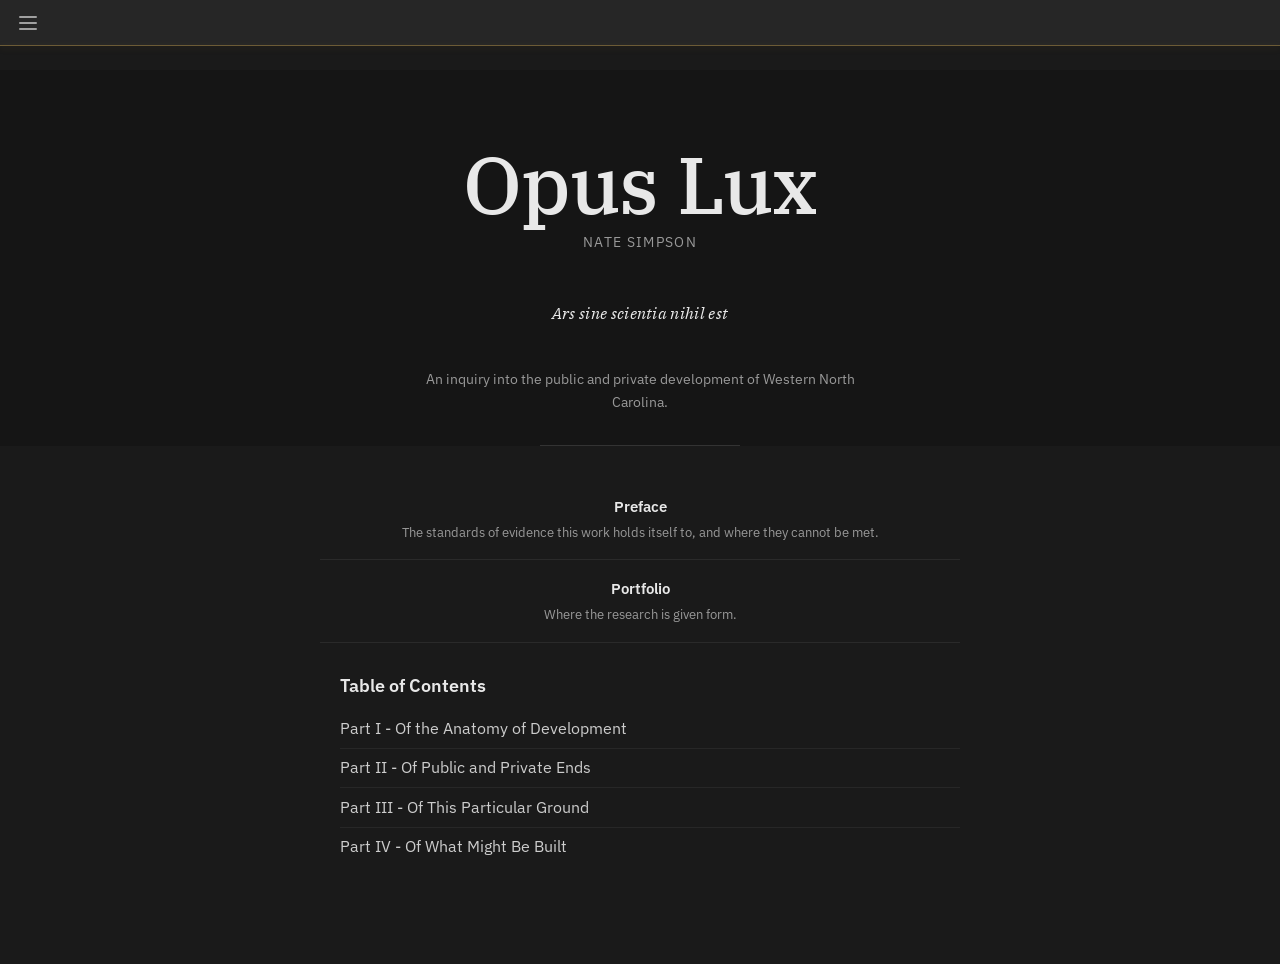
<file: index.html>
<!DOCTYPE html>
<html lang="en">
<head>
  <meta charset="UTF-8">
  <meta name="viewport" content="width=device-width, initial-scale=1.0">
  <title>Opus Lux | Nate Simpson</title>
  <link rel="stylesheet" href="style.css">
</head>
<body>
  <header class="topbar">
    <button class="hamburger" id="sidebar-toggle" aria-label="Toggle sidebar" aria-controls="sidebar" aria-expanded="false">
      <span></span>
      <span></span>
      <span></span>
    </button>
  </header>

  <nav class="sidebar" id="sidebar" aria-hidden="true">
    <ul class="sidebar-nav">
      <li><a href="/portfolio">Portfolio</a></li>
      <li>
        <details class="nav-dropdown">
          <summary>Contents<span class="nav-chevron" aria-hidden="true">&rsaquo;</span></summary>
          <ul class="nav-dropdown-list">
            <li><a href="/about" class="nav-preface-link">Preface</a></li>
            <li>
              <details class="nav-dropdown nav-dropdown--nested">
                <summary>Part I - Of the Anatomy of Development<span class="nav-chevron" aria-hidden="true">&rsaquo;</span></summary>
                <ul class="nav-dropdown-list nav-dropdown-list--nested">
                  <li><a href="#">-</a></li>
                </ul>
              </details>
            </li>
            <li>
              <details class="nav-dropdown nav-dropdown--nested">
                <summary>Part II - Of Public and Private Ends<span class="nav-chevron" aria-hidden="true">&rsaquo;</span></summary>
                <ul class="nav-dropdown-list nav-dropdown-list--nested">
                  <li><a href="#">-</a></li>
                </ul>
              </details>
            </li>
            <li>
              <details class="nav-dropdown nav-dropdown--nested">
                <summary>Part III - Of This Particular Ground<span class="nav-chevron" aria-hidden="true">&rsaquo;</span></summary>
                <ul class="nav-dropdown-list nav-dropdown-list--nested">
                  <li><a href="#">-</a></li>
                </ul>
              </details>
            </li>
            <li>
              <details class="nav-dropdown nav-dropdown--nested">
                <summary>Part IV - Of What Might Be Built<span class="nav-chevron" aria-hidden="true">&rsaquo;</span></summary>
                <ul class="nav-dropdown-list nav-dropdown-list--nested">
                  <li><a href="#">-</a></li>
                </ul>
              </details>
            </li>
          </ul>
        </details>
      </li>
    </ul>
  </nav>

  <main class="content" id="content">
    <div class="home-hero">
      <div class="content-prose content-prose--home content-prose--hero">
        <h1 class="site-title">Opus Lux</h1>
        <p class="site-byline">Nate Simpson</p>
        <p class="site-motto">Ars sine scientia nihil est</p>
        <p class="site-purpose">An inquiry into the public and private development of Western North Carolina.</p>
        <hr class="site-divider">
      </div>
    </div>
    <div class="content-prose content-prose--home content-prose--body">
      <nav class="site-toc" aria-label="Site contents">
        <ul>
          <li>
            <a href="/about" class="toc-label">Preface</a>
            <p class="toc-desc">The standards of evidence this work holds itself to, and where they cannot be met.</p>
          </li>
          <li>
            <a href="/portfolio" class="toc-label">Portfolio</a>
            <p class="toc-desc">Where the research is given form.</p>
          </li>
          <li>
            <a href="/essays" class="toc-label">Table of Contents</a>
            <ul class="toc-sub">
              <li><a href="#">Part I - Of the Anatomy of Development</a></li>
              <li><a href="#">Part II - Of Public and Private Ends</a></li>
              <li><a href="#">Part III - Of This Particular Ground</a></li>
              <li><a href="#">Part IV - Of What Might Be Built</a></li>
            </ul>
          </li>
        </ul>
      </nav>
    </div>
  </main>

  <script src="script.js" defer></script>
</body>
</html>
</file>
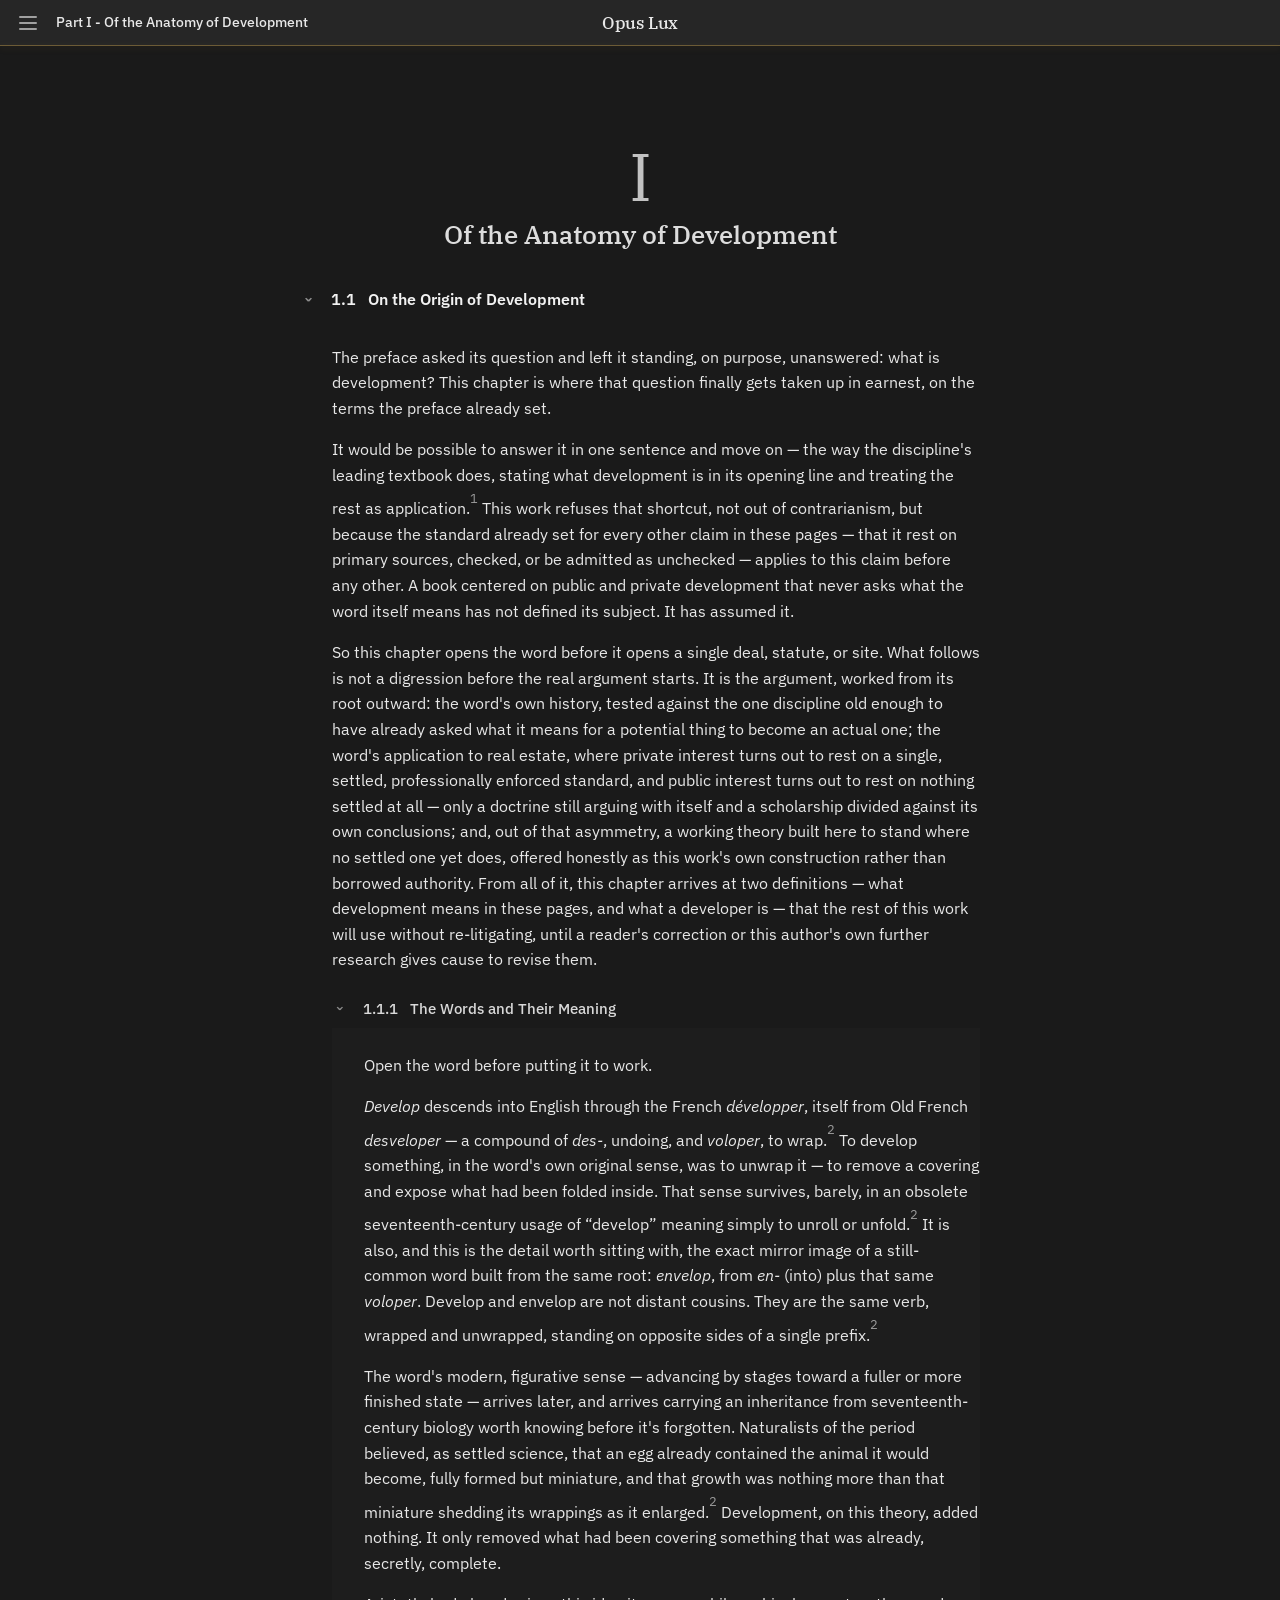
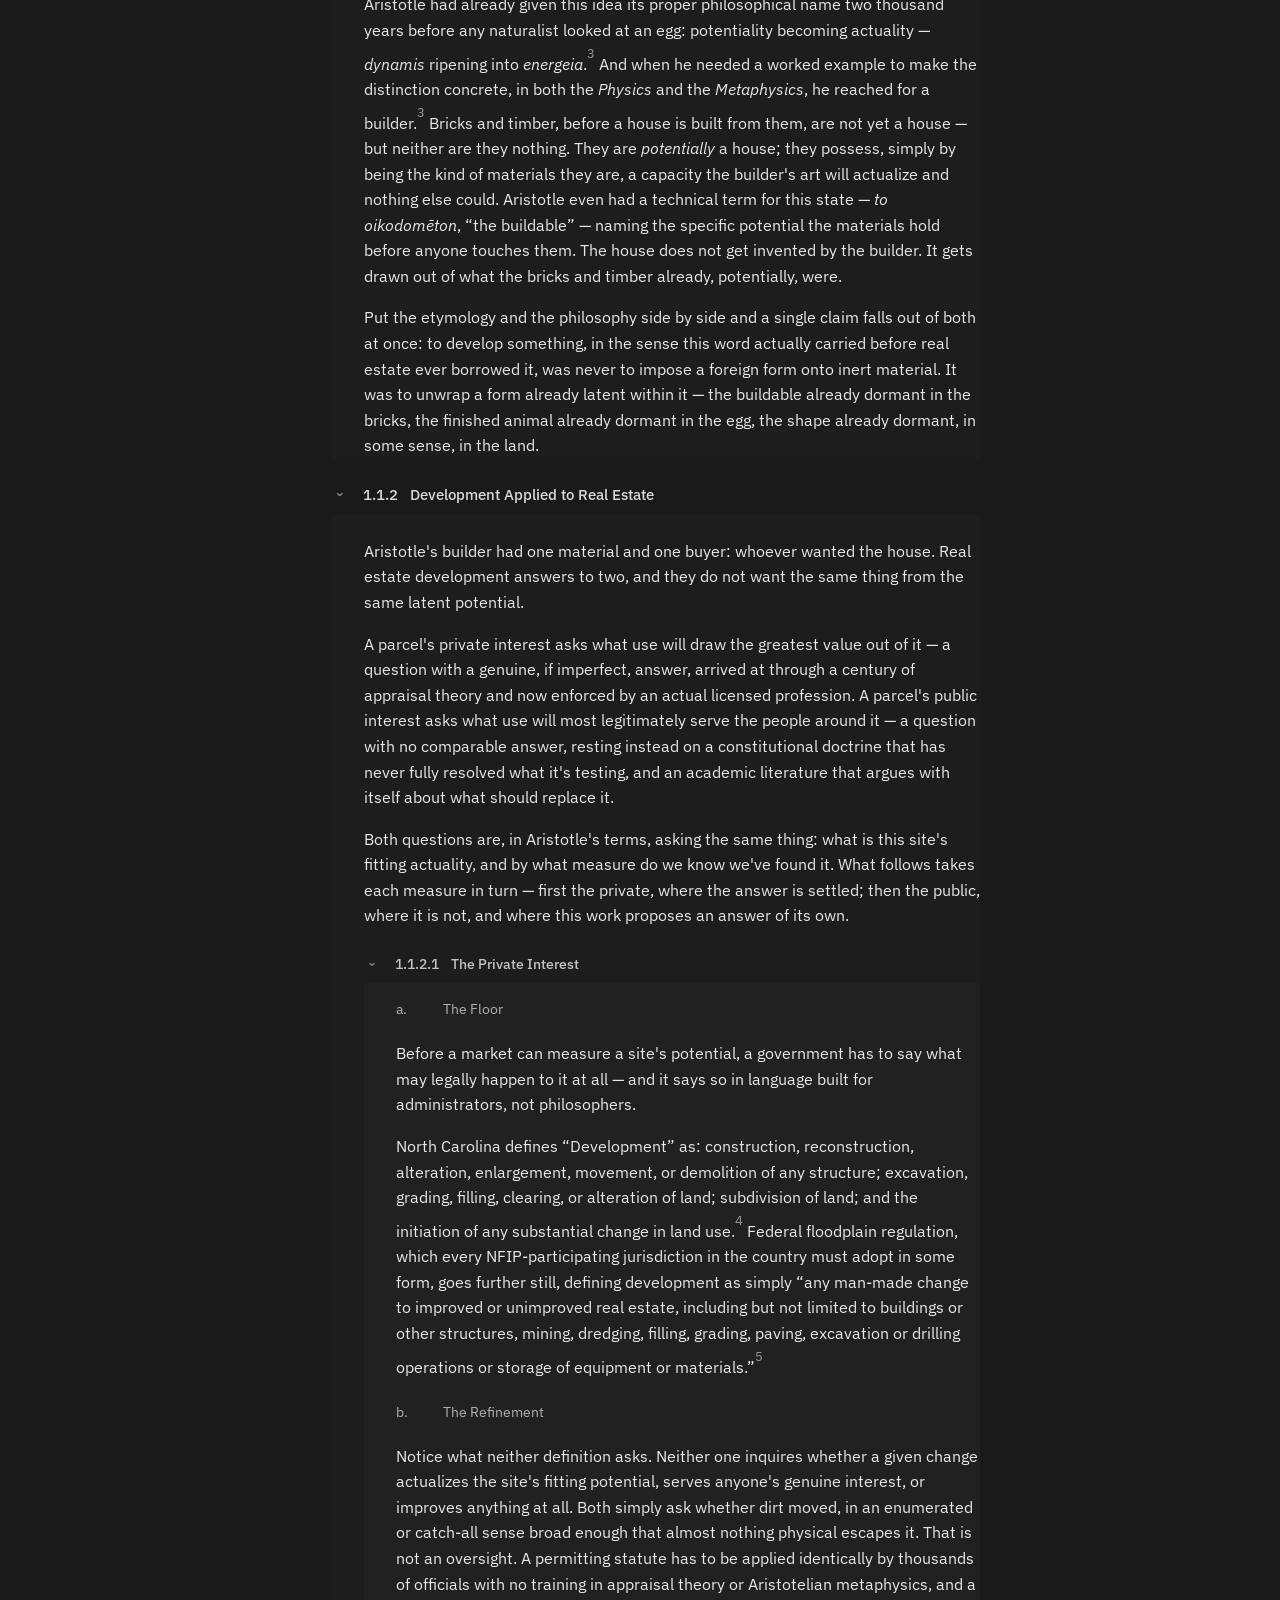
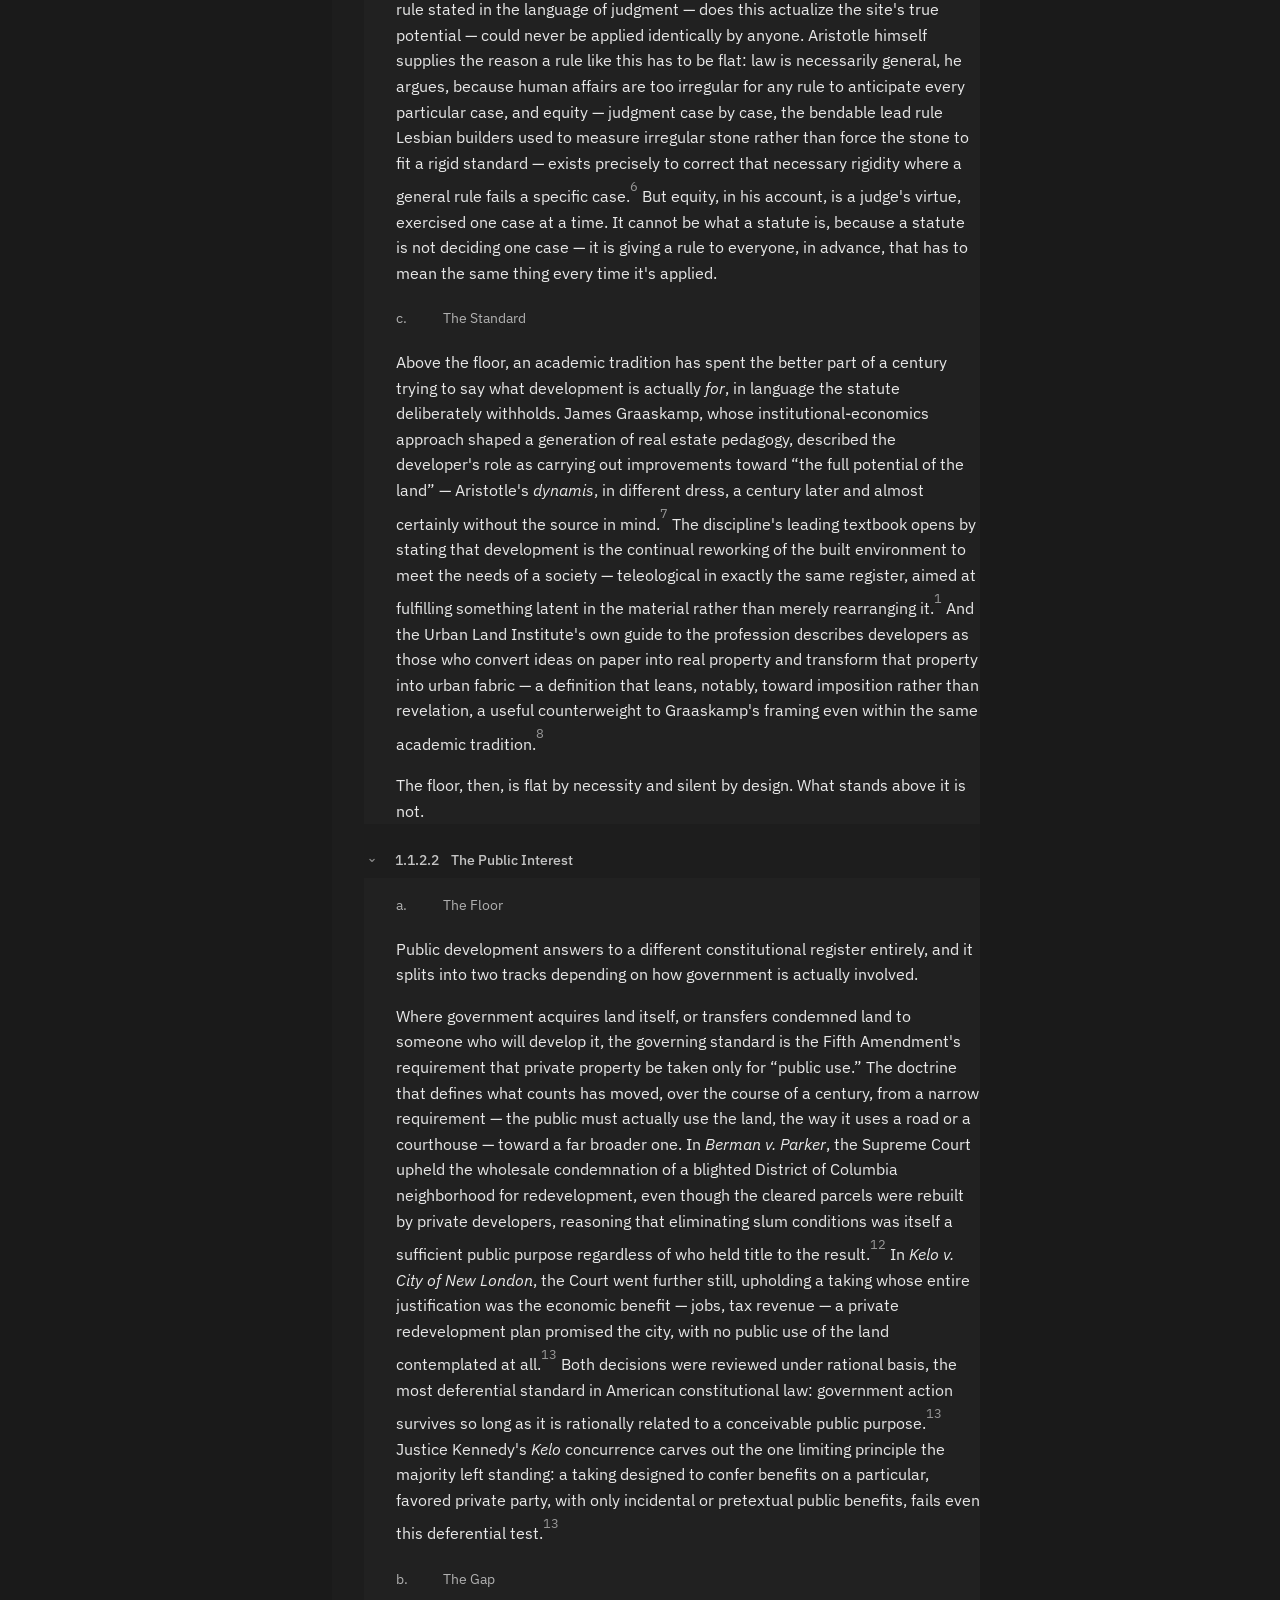
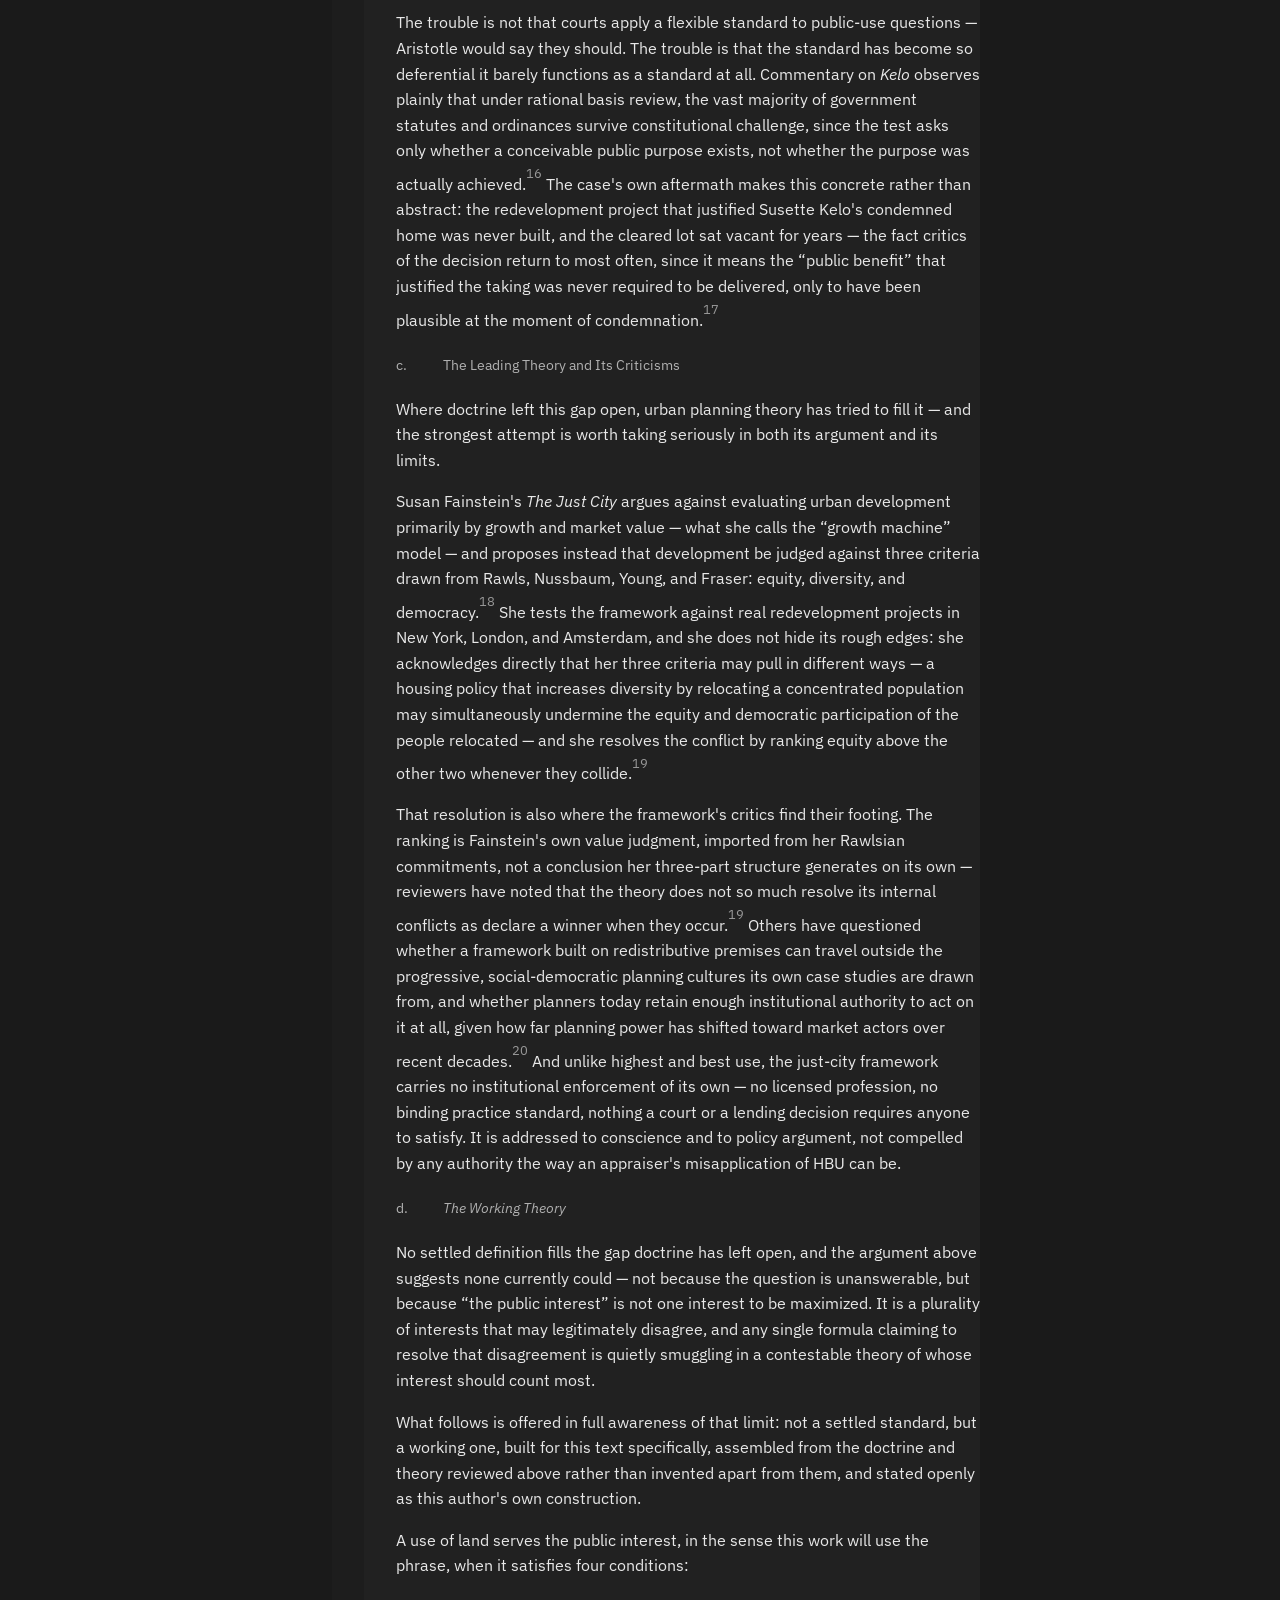
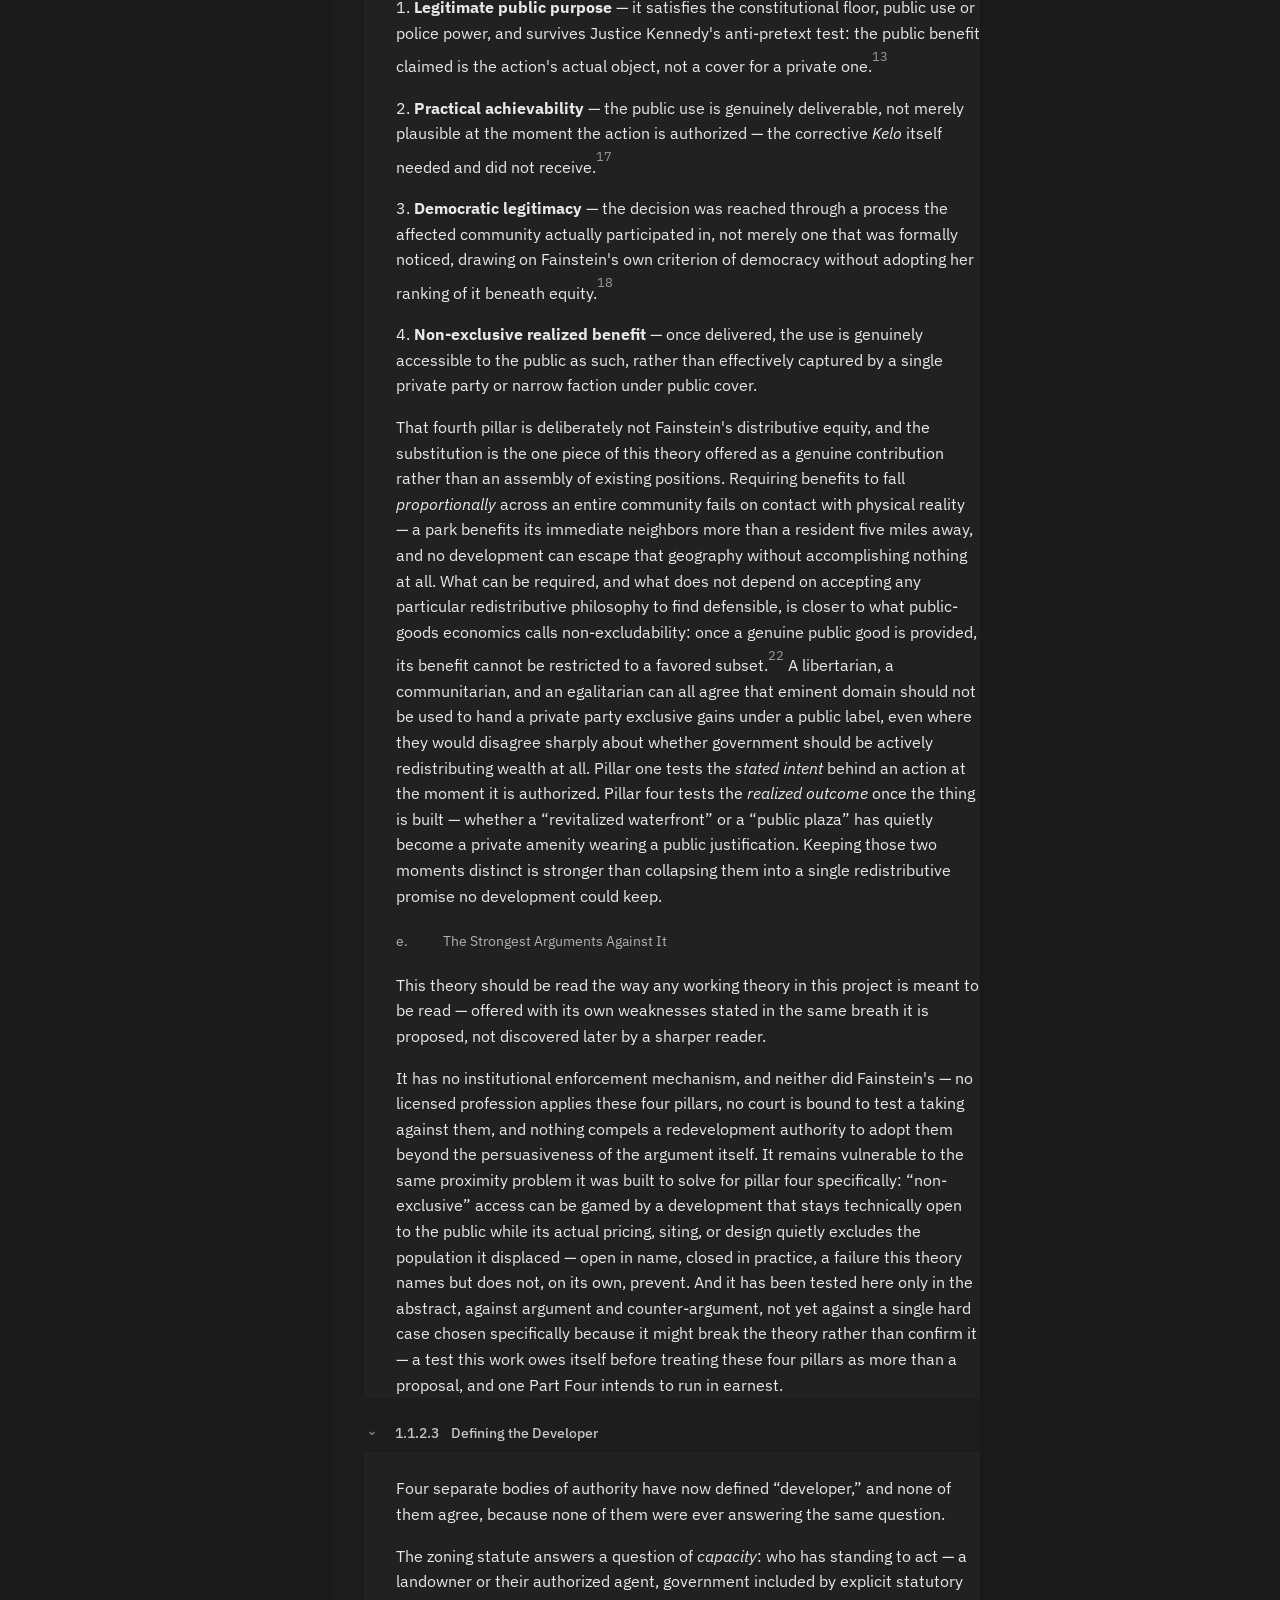
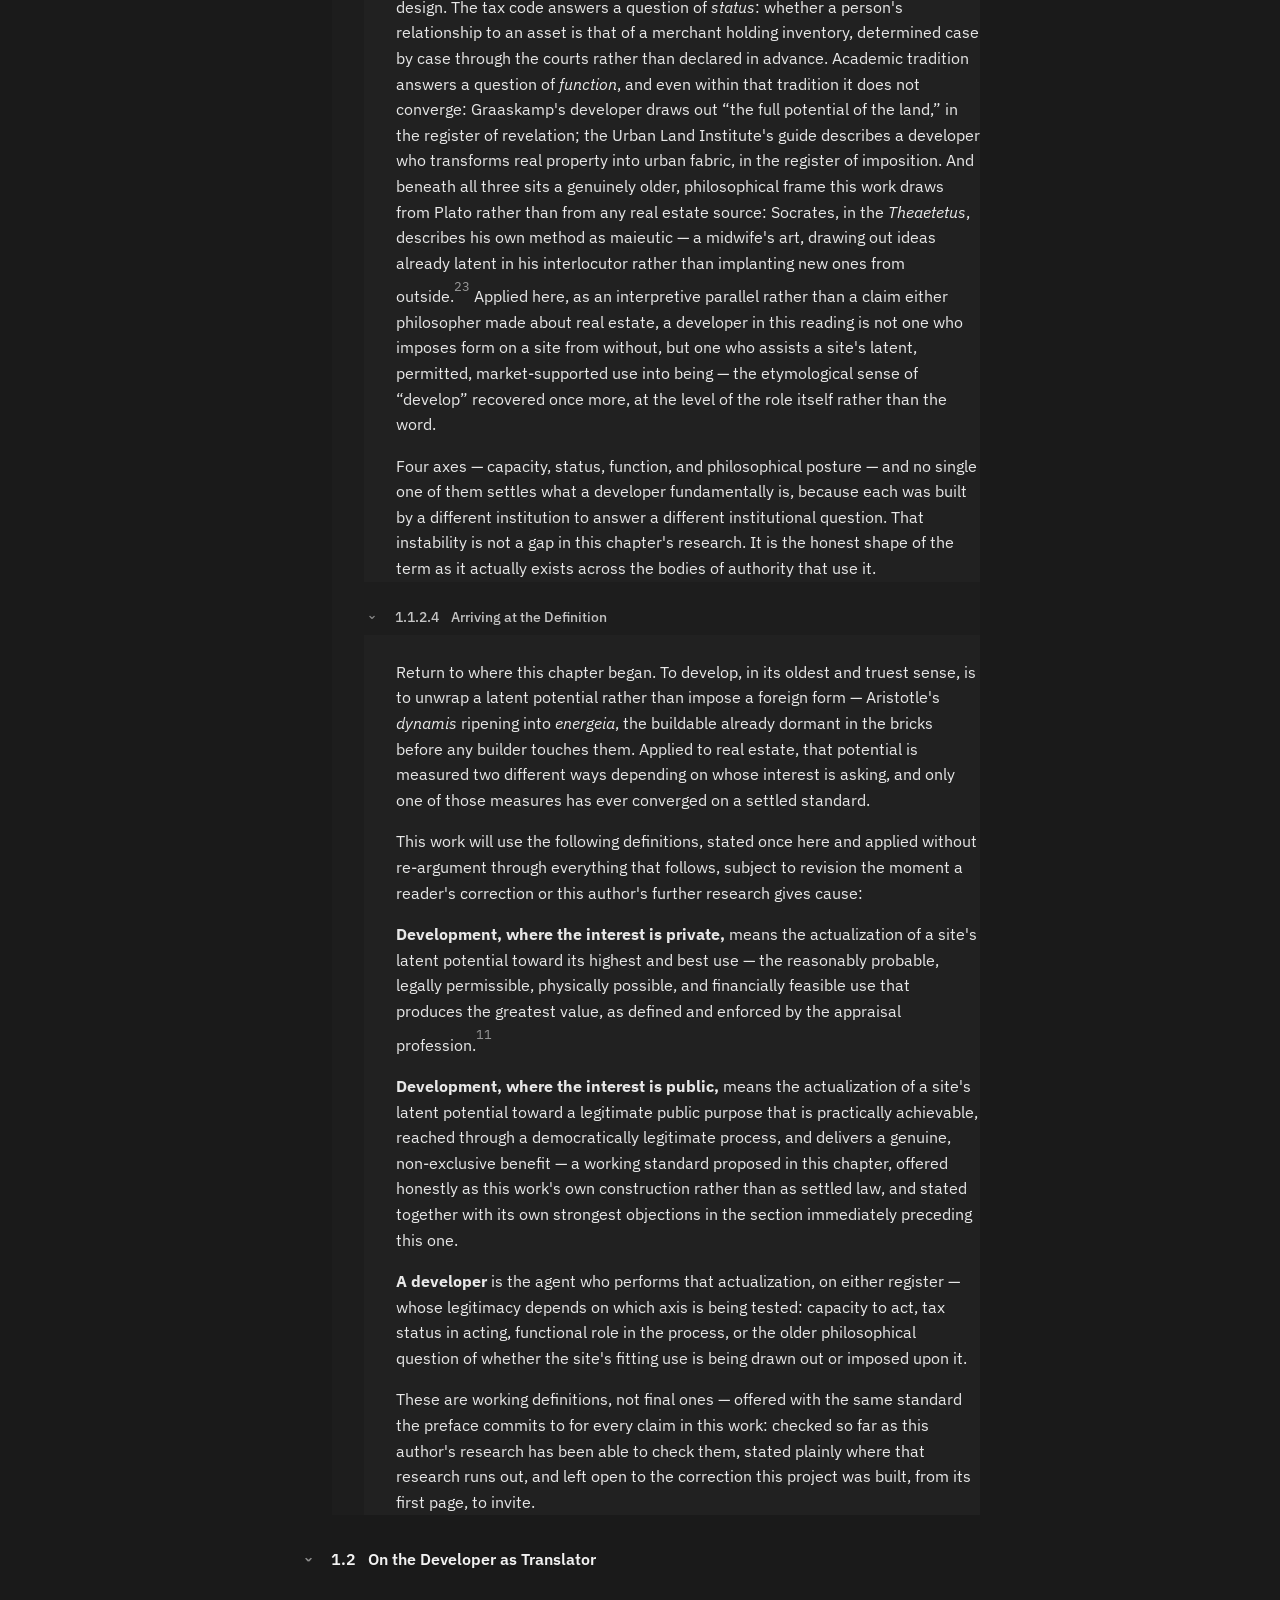
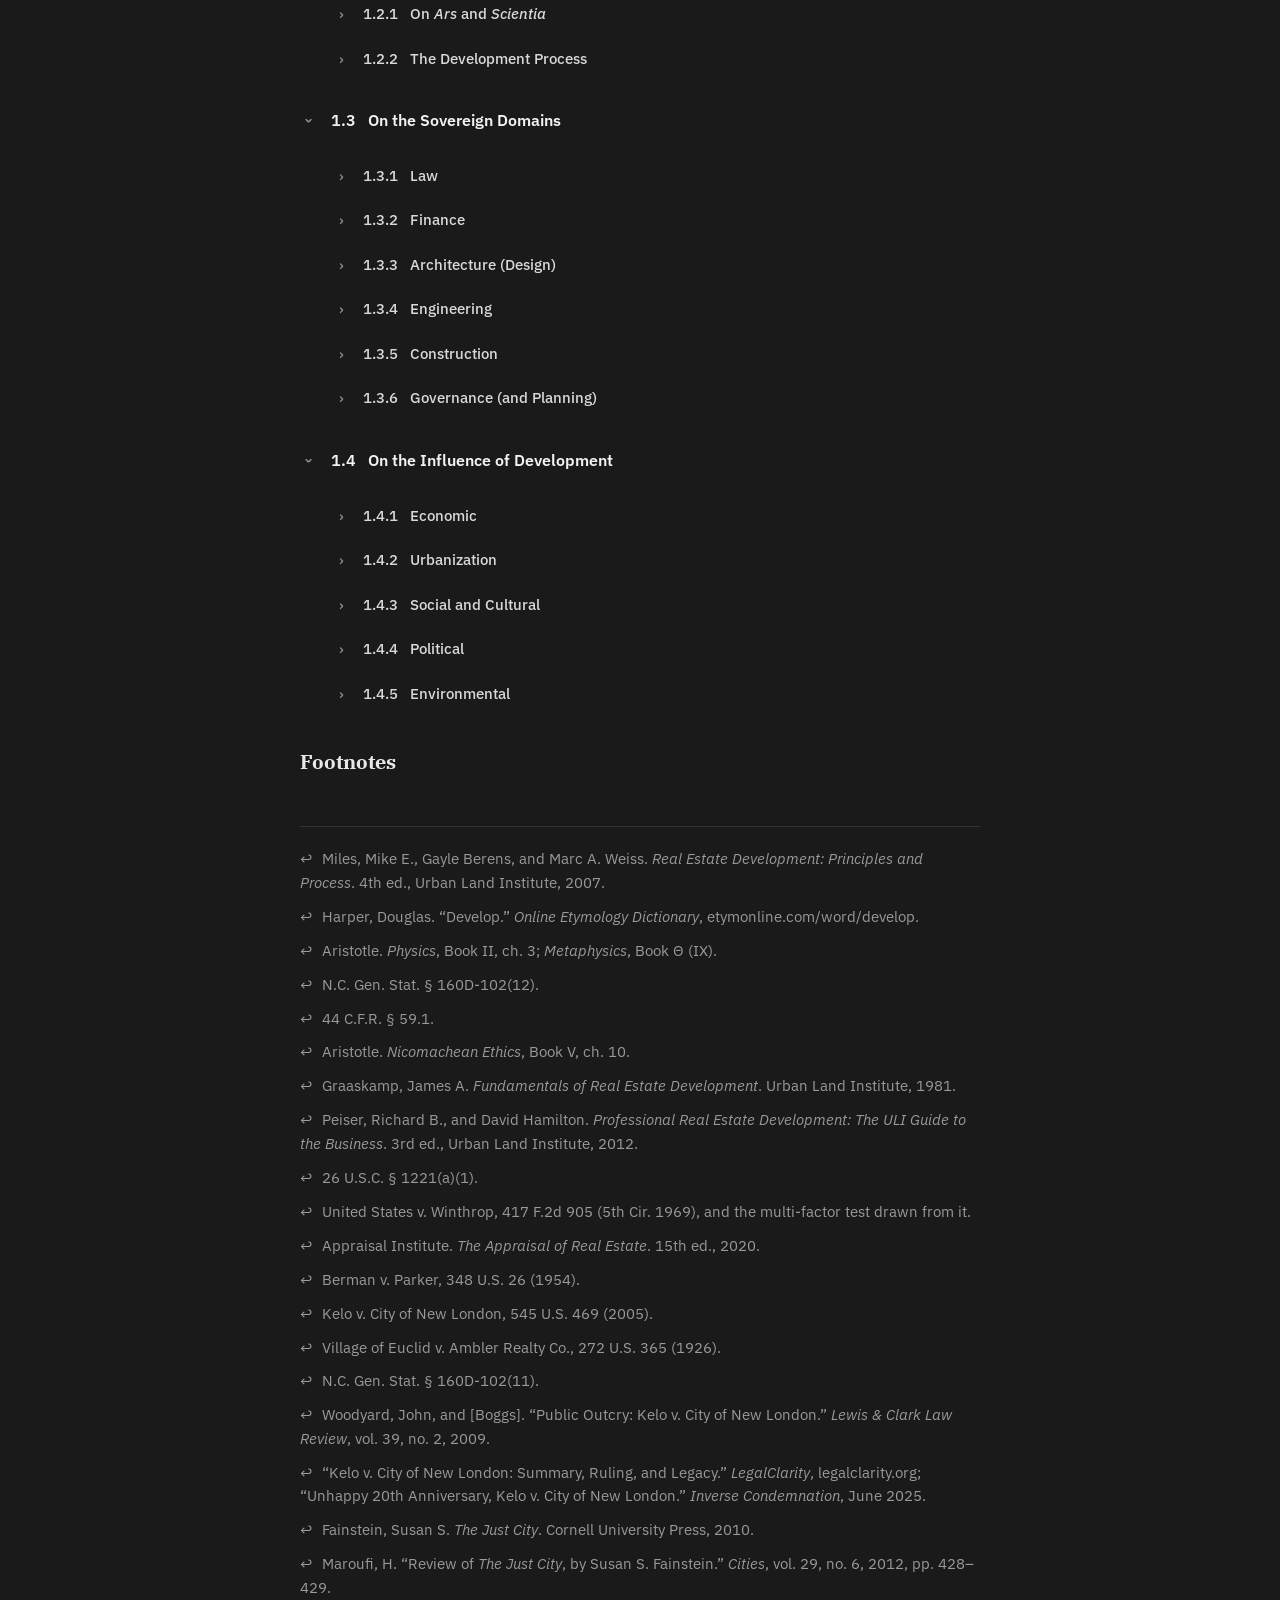
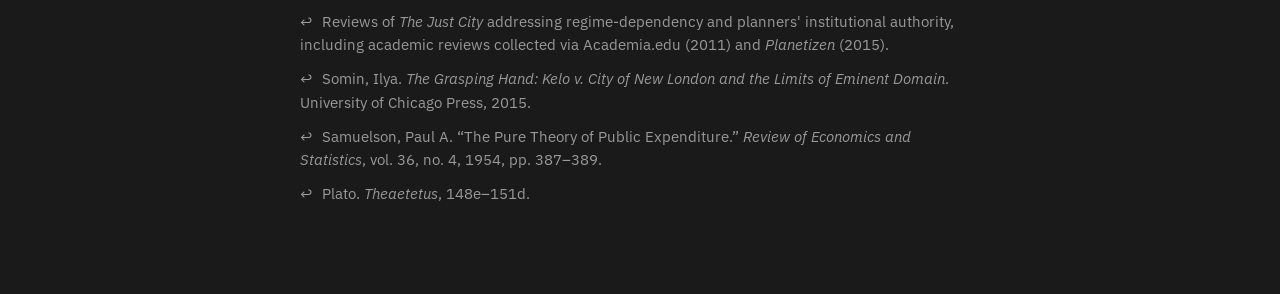
<file: part-i.html>
<!DOCTYPE html>
<html lang="en">
<head>
  <meta charset="UTF-8">
  <meta name="viewport" content="width=device-width, initial-scale=1.0">
  <title>Part I - Of the Anatomy of Development | Nate Simpson</title>
  <link rel="stylesheet" href="style.css">
  <link rel="icon" href="/favicon.ico">
  <link rel="icon" type="image/png" href="/favicon.png">
</head>
<body>
  <header class="topbar">
    <button class="hamburger" id="sidebar-toggle" aria-label="Toggle sidebar" aria-controls="sidebar" aria-expanded="false">
      <span></span>
      <span></span>
      <span></span>
    </button>
    <a href="/" class="topbar-logo">Opus Lux</a>
    <span class="topbar-title" id="page-title">Part I - Of the Anatomy of Development</span>
  </header>

  <nav class="sidebar" id="sidebar" aria-hidden="true">
    <ul class="sidebar-nav">
      <li><a href="/portfolio">Portfolio</a></li>
      <li>
        <details class="nav-dropdown">
          <summary>Contents<span class="nav-chevron" aria-hidden="true">&rsaquo;</span></summary>
          <ul class="nav-dropdown-list">
            <li><a href="/preface" class="nav-preface-link">Preface</a></li>
            <li>
              <details class="nav-dropdown nav-dropdown--nested">
                <summary>Part I - Of the Anatomy of Development<span class="nav-chevron" aria-hidden="true">&rsaquo;</span></summary>
                <ul class="nav-dropdown-list nav-dropdown-list--nested">
                  <li><a href="/part-i">Part I - Of the Anatomy of Development</a></li>
                </ul>
              </details>
            </li>
            <li>
              <details class="nav-dropdown nav-dropdown--nested">
                <summary>Part II - Of Public and Private Ends<span class="nav-chevron" aria-hidden="true">&rsaquo;</span></summary>
                <ul class="nav-dropdown-list nav-dropdown-list--nested">
                  <li><a href="/part-ii">Part II - Of Public and Private Ends</a></li>
                </ul>
              </details>
            </li>
            <li>
              <details class="nav-dropdown nav-dropdown--nested">
                <summary>Part III - Of This Particular Ground<span class="nav-chevron" aria-hidden="true">&rsaquo;</span></summary>
                <ul class="nav-dropdown-list nav-dropdown-list--nested">
                  <li><a href="/part-iii">Part III - Of This Particular Ground</a></li>
                </ul>
              </details>
            </li>
            <li>
              <details class="nav-dropdown nav-dropdown--nested">
                <summary>Part IV - Of What Might Be Built<span class="nav-chevron" aria-hidden="true">&rsaquo;</span></summary>
                <ul class="nav-dropdown-list nav-dropdown-list--nested">
                  <li><a href="/part-iv">Part IV - Of What Might Be Built</a></li>
                </ul>
              </details>
            </li>
          </ul>
        </details>
      </li>
    </ul>
  </nav>

  <main class="content" id="content">
    <div class="content-prose content-prose--part-i">
      <header class="part-header">
        <h1 class="part-num">I</h1>
        <h2 class="part-title">Of the Anatomy of Development</h2>
      </header>

      <div class="outline">
        <details class="outline-section lvl1" open>
          <summary>
            <span class="outline-chevron">›</span>
            <span class="outline-label">1.1</span>
            <span class="outline-title">On the Origin of Development</span>
          </summary>
          <div class="outline-body">
            <p>The preface asked its question and left it standing, on purpose, unanswered: what is development? This chapter is where that question finally gets taken up in earnest, on the terms the preface already set.</p>
            <p>It would be possible to answer it in one sentence and move on — the way the discipline's leading textbook does, stating what development is in its opening line and treating the rest as application.<sup><a href="#fn-1" id="fnref-1" class="footnote-ref">1</a></sup> This work refuses that shortcut, not out of contrarianism, but because the standard already set for every other claim in these pages — that it rest on primary sources, checked, or be admitted as unchecked — applies to this claim before any other. A book centered on public and private development that never asks what the word itself means has not defined its subject. It has assumed it.</p>
            <p>So this chapter opens the word before it opens a single deal, statute, or site. What follows is not a digression before the real argument starts. It is the argument, worked from its root outward: the word's own history, tested against the one discipline old enough to have already asked what it means for a potential thing to become an actual one; the word's application to real estate, where private interest turns out to rest on a single, settled, professionally enforced standard, and public interest turns out to rest on nothing settled at all — only a doctrine still arguing with itself and a scholarship divided against its own conclusions; and, out of that asymmetry, a working theory built here to stand where no settled one yet does, offered honestly as this work's own construction rather than borrowed authority. From all of it, this chapter arrives at two definitions — what development means in these pages, and what a developer is — that the rest of this work will use without re-litigating, until a reader's correction or this author's own further research gives cause to revise them.</p>
            <details class="outline-section lvl2" open>
              <summary>
                <span class="outline-chevron">›</span>
                <span class="outline-label">1.1.1</span>
                <span class="outline-title">The Words and Their Meaning</span>
              </summary>
              <div class="outline-body">
                <p>Open the word before putting it to work.</p>
                <p><em>Develop</em> descends into English through the French <em>développer</em>, itself from Old French <em>desveloper</em> — a compound of <em>des-</em>, undoing, and <em>voloper</em>, to wrap.<sup><a href="#fn-2" id="fnref-2" class="footnote-ref">2</a></sup> To develop something, in the word's own original sense, was to unwrap it — to remove a covering and expose what had been folded inside. That sense survives, barely, in an obsolete seventeenth-century usage of “develop” meaning simply to unroll or unfold.<sup><a href="#fn-2" class="footnote-ref">2</a></sup> It is also, and this is the detail worth sitting with, the exact mirror image of a still-common word built from the same root: <em>envelop</em>, from <em>en-</em> (into) plus that same <em>voloper</em>. Develop and envelop are not distant cousins. They are the same verb, wrapped and unwrapped, standing on opposite sides of a single prefix.<sup><a href="#fn-2" class="footnote-ref">2</a></sup></p>
                <p>The word's modern, figurative sense — advancing by stages toward a fuller or more finished state — arrives later, and arrives carrying an inheritance from seventeenth-century biology worth knowing before it's forgotten. Naturalists of the period believed, as settled science, that an egg already contained the animal it would become, fully formed but miniature, and that growth was nothing more than that miniature shedding its wrappings as it enlarged.<sup><a href="#fn-2" class="footnote-ref">2</a></sup> Development, on this theory, added nothing. It only removed what had been covering something that was already, secretly, complete.</p>
                <p>Aristotle had already given this idea its proper philosophical name two thousand years before any naturalist looked at an egg: potentiality becoming actuality — <em>dynamis</em> ripening into <em>energeia</em>.<sup><a href="#fn-3" id="fnref-3" class="footnote-ref">3</a></sup> And when he needed a worked example to make the distinction concrete, in both the <em>Physics</em> and the <em>Metaphysics</em>, he reached for a builder.<sup><a href="#fn-3" id="fnref-3a" class="footnote-ref">3</a></sup> Bricks and timber, before a house is built from them, are not yet a house — but neither are they nothing. They are <em>potentially</em> a house; they possess, simply by being the kind of materials they are, a capacity the builder's art will actualize and nothing else could. Aristotle even had a technical term for this state — <em>to oikodomēton</em>, “the buildable” — naming the specific potential the materials hold before anyone touches them. The house does not get invented by the builder. It gets drawn out of what the bricks and timber already, potentially, were.</p>
                <p>Put the etymology and the philosophy side by side and a single claim falls out of both at once: to develop something, in the sense this word actually carried before real estate ever borrowed it, was never to impose a foreign form onto inert material. It was to unwrap a form already latent within it — the buildable already dormant in the bricks, the finished animal already dormant in the egg, the shape already dormant, in some sense, in the land.</p>
              </div>
            </details>
            <details class="outline-section lvl2" open>
              <summary>
                <span class="outline-chevron">›</span>
                <span class="outline-label">1.1.2</span>
                <span class="outline-title">Development Applied to Real Estate</span>
              </summary>
              <div class="outline-body">
                <p>Aristotle's builder had one material and one buyer: whoever wanted the house. Real estate development answers to two, and they do not want the same thing from the same latent potential.</p>
                <p>A parcel's private interest asks what use will draw the greatest value out of it — a question with a genuine, if imperfect, answer, arrived at through a century of appraisal theory and now enforced by an actual licensed profession. A parcel's public interest asks what use will most legitimately serve the people around it — a question with no comparable answer, resting instead on a constitutional doctrine that has never fully resolved what it's testing, and an academic literature that argues with itself about what should replace it.</p>
                <p>Both questions are, in Aristotle's terms, asking the same thing: what is this site's fitting actuality, and by what measure do we know we've found it. What follows takes each measure in turn — first the private, where the answer is settled; then the public, where it is not, and where this work proposes an answer of its own.</p>
                <details class="outline-section lvl3" open>
                  <summary>
                    <span class="outline-chevron">›</span>
                    <span class="outline-label">1.1.2.1</span>
                    <span class="outline-title">The Private Interest</span>
                  </summary>
                  <div class="outline-body">
                    <div class="outline-leaf lvl4">
                      <span class="outline-label">a.</span>
                      <span class="outline-title">The Floor</span>
                    </div>
                    <p>Before a market can measure a site's potential, a government has to say what may legally happen to it at all — and it says so in language built for administrators, not philosophers.</p>
                    <p>North Carolina defines “Development” as: construction, reconstruction, alteration, enlargement, movement, or demolition of any structure; excavation, grading, filling, clearing, or alteration of land; subdivision of land; and the initiation of any substantial change in land use.<sup><a href="#fn-4" id="fnref-4" class="footnote-ref">4</a></sup> Federal floodplain regulation, which every NFIP-participating jurisdiction in the country must adopt in some form, goes further still, defining development as simply “any man-made change to improved or unimproved real estate, including but not limited to buildings or other structures, mining, dredging, filling, grading, paving, excavation or drilling operations or storage of equipment or materials.”<sup><a href="#fn-5" id="fnref-5" class="footnote-ref">5</a></sup></p>
                    <div class="outline-leaf lvl4">
                      <span class="outline-label">b.</span>
                      <span class="outline-title">The Refinement</span>
                    </div>
                    <p>Notice what neither definition asks. Neither one inquires whether a given change actualizes the site's fitting potential, serves anyone's genuine interest, or improves anything at all. Both simply ask whether dirt moved, in an enumerated or catch-all sense broad enough that almost nothing physical escapes it. That is not an oversight. A permitting statute has to be applied identically by thousands of officials with no training in appraisal theory or Aristotelian metaphysics, and a rule stated in the language of judgment — does this actualize the site's true potential — could never be applied identically by anyone. Aristotle himself supplies the reason a rule like this has to be flat: law is necessarily general, he argues, because human affairs are too irregular for any rule to anticipate every particular case, and equity — judgment case by case, the bendable lead rule Lesbian builders used to measure irregular stone rather than force the stone to fit a rigid standard — exists precisely to correct that necessary rigidity where a general rule fails a specific case.<sup><a href="#fn-6" id="fnref-6" class="footnote-ref">6</a></sup> But equity, in his account, is a judge's virtue, exercised one case at a time. It cannot be what a statute is, because a statute is not deciding one case — it is giving a rule to everyone, in advance, that has to mean the same thing every time it's applied.</p>
                    <div class="outline-leaf lvl4">
                      <span class="outline-label">c.</span>
                      <span class="outline-title">The Standard</span>
                    </div>
                    <p>Above the floor, an academic tradition has spent the better part of a century trying to say what development is actually <em>for</em>, in language the statute deliberately withholds. James Graaskamp, whose institutional-economics approach shaped a generation of real estate pedagogy, described the developer's role as carrying out improvements toward “the full potential of the land” — Aristotle's <em>dynamis</em>, in different dress, a century later and almost certainly without the source in mind.<sup><a href="#fn-7" id="fnref-7" class="footnote-ref">7</a></sup> The discipline's leading textbook opens by stating that development is the continual reworking of the built environment to meet the needs of a society — teleological in exactly the same register, aimed at fulfilling something latent in the material rather than merely rearranging it.<sup><a href="#fn-1" class="footnote-ref">1</a></sup> And the Urban Land Institute's own guide to the profession describes developers as those who convert ideas on paper into real property and transform that property into urban fabric — a definition that leans, notably, toward imposition rather than revelation, a useful counterweight to Graaskamp's framing even within the same academic tradition.<sup><a href="#fn-8" class="footnote-ref">8</a></sup></p>
                    <p>The floor, then, is flat by necessity and silent by design. What stands above it is not.</p>
                  </div>
                </details>
                <details class="outline-section lvl3" open>
                  <summary>
                    <span class="outline-chevron">›</span>
                    <span class="outline-label">1.1.2.2</span>
                    <span class="outline-title">The Public Interest</span>
                  </summary>
                  <div class="outline-body">
                    <div class="outline-leaf lvl4">
                      <span class="outline-label">a.</span>
                      <span class="outline-title">The Floor</span>
                    </div>
                    <p>Public development answers to a different constitutional register entirely, and it splits into two tracks depending on how government is actually involved.</p>
                    <p>Where government acquires land itself, or transfers condemned land to someone who will develop it, the governing standard is the Fifth Amendment's requirement that private property be taken only for “public use.” The doctrine that defines what counts has moved, over the course of a century, from a narrow requirement — the public must actually use the land, the way it uses a road or a courthouse — toward a far broader one. In <em>Berman v. Parker</em>, the Supreme Court upheld the wholesale condemnation of a blighted District of Columbia neighborhood for redevelopment, even though the cleared parcels were rebuilt by private developers, reasoning that eliminating slum conditions was itself a sufficient public purpose regardless of who held title to the result.<sup><a href="#fn-12" id="fnref-12" class="footnote-ref">12</a></sup> In <em>Kelo v. City of New London</em>, the Court went further still, upholding a taking whose entire justification was the economic benefit — jobs, tax revenue — a private redevelopment plan promised the city, with no public use of the land contemplated at all.<sup><a href="#fn-13" id="fnref-13" class="footnote-ref">13</a></sup> Both decisions were reviewed under rational basis, the most deferential standard in American constitutional law: government action survives so long as it is rationally related to a conceivable public purpose.<sup><a href="#fn-13" id="fnref-13a" class="footnote-ref">13</a></sup> Justice Kennedy's <em>Kelo</em> concurrence carves out the one limiting principle the majority left standing: a taking designed to confer benefits on a particular, favored private party, with only incidental or pretextual public benefits, fails even this deferential test.<sup><a href="#fn-13" id="fnref-13b" class="footnote-ref">13</a></sup></p>
                    <div class="outline-leaf lvl4">
                      <span class="outline-label">b.</span>
                      <span class="outline-title">The Gap</span>
                    </div>
                    <p>The trouble is not that courts apply a flexible standard to public-use questions — Aristotle would say they should. The trouble is that the standard has become so deferential it barely functions as a standard at all. Commentary on <em>Kelo</em> observes plainly that under rational basis review, the vast majority of government statutes and ordinances survive constitutional challenge, since the test asks only whether a conceivable public purpose exists, not whether the purpose was actually achieved.<sup><a href="#fn-16" id="fnref-16" class="footnote-ref">16</a></sup> The case's own aftermath makes this concrete rather than abstract: the redevelopment project that justified Susette Kelo's condemned home was never built, and the cleared lot sat vacant for years — the fact critics of the decision return to most often, since it means the “public benefit” that justified the taking was never required to be delivered, only to have been plausible at the moment of condemnation.<sup><a href="#fn-17" id="fnref-17" class="footnote-ref">17</a></sup></p>
                    <div class="outline-leaf lvl4">
                      <span class="outline-label">c.</span>
                      <span class="outline-title">The Leading Theory and Its Criticisms</span>
                    </div>
                    <p>Where doctrine left this gap open, urban planning theory has tried to fill it — and the strongest attempt is worth taking seriously in both its argument and its limits.</p>
                    <p>Susan Fainstein's <em>The Just City</em> argues against evaluating urban development primarily by growth and market value — what she calls the “growth machine” model — and proposes instead that development be judged against three criteria drawn from Rawls, Nussbaum, Young, and Fraser: equity, diversity, and democracy.<sup><a href="#fn-18" id="fnref-18" class="footnote-ref">18</a></sup> She tests the framework against real redevelopment projects in New York, London, and Amsterdam, and she does not hide its rough edges: she acknowledges directly that her three criteria may pull in different ways — a housing policy that increases diversity by relocating a concentrated population may simultaneously undermine the equity and democratic participation of the people relocated — and she resolves the conflict by ranking equity above the other two whenever they collide.<sup><a href="#fn-19" id="fnref-19" class="footnote-ref">19</a></sup></p>
                    <p>That resolution is also where the framework's critics find their footing. The ranking is Fainstein's own value judgment, imported from her Rawlsian commitments, not a conclusion her three-part structure generates on its own — reviewers have noted that the theory does not so much resolve its internal conflicts as declare a winner when they occur.<sup><a href="#fn-19" id="fnref-19a" class="footnote-ref">19</a></sup> Others have questioned whether a framework built on redistributive premises can travel outside the progressive, social-democratic planning cultures its own case studies are drawn from, and whether planners today retain enough institutional authority to act on it at all, given how far planning power has shifted toward market actors over recent decades.<sup><a href="#fn-20" id="fnref-20" class="footnote-ref">20</a></sup> And unlike highest and best use, the just-city framework carries no institutional enforcement of its own — no licensed profession, no binding practice standard, nothing a court or a lending decision requires anyone to satisfy. It is addressed to conscience and to policy argument, not compelled by any authority the way an appraiser's misapplication of HBU can be.</p>
                    <div class="outline-leaf lvl4">
                      <span class="outline-label">d.</span>
                      <span class="outline-title"><em>The Working Theory</em></span>
                    </div>
                    <p>No settled definition fills the gap doctrine has left open, and the argument above suggests none currently could — not because the question is unanswerable, but because “the public interest” is not one interest to be maximized. It is a plurality of interests that may legitimately disagree, and any single formula claiming to resolve that disagreement is quietly smuggling in a contestable theory of whose interest should count most.</p>
                    <p>What follows is offered in full awareness of that limit: not a settled standard, but a working one, built for this text specifically, assembled from the doctrine and theory reviewed above rather than invented apart from them, and stated openly as this author's own construction.</p>
                    <p>A use of land serves the public interest, in the sense this work will use the phrase, when it satisfies four conditions:</p>
                    <p>1. <strong>Legitimate public purpose</strong> — it satisfies the constitutional floor, public use or police power, and survives Justice Kennedy's anti-pretext test: the public benefit claimed is the action's actual object, not a cover for a private one.<sup><a href="#fn-13" id="fnref-13c" class="footnote-ref">13</a></sup></p>
                    <p>2. <strong>Practical achievability</strong> — the public use is genuinely deliverable, not merely plausible at the moment the action is authorized — the corrective <em>Kelo</em> itself needed and did not receive.<sup><a href="#fn-17" id="fnref-17a" class="footnote-ref">17</a></sup></p>
                    <p>3. <strong>Democratic legitimacy</strong> — the decision was reached through a process the affected community actually participated in, not merely one that was formally noticed, drawing on Fainstein's own criterion of democracy without adopting her ranking of it beneath equity.<sup><a href="#fn-18" id="fnref-18a" class="footnote-ref">18</a></sup></p>
                    <p>4. <strong>Non-exclusive realized benefit</strong> — once delivered, the use is genuinely accessible to the public as such, rather than effectively captured by a single private party or narrow faction under public cover.</p>
                    <p>That fourth pillar is deliberately not Fainstein's distributive equity, and the substitution is the one piece of this theory offered as a genuine contribution rather than an assembly of existing positions. Requiring benefits to fall <em>proportionally</em> across an entire community fails on contact with physical reality — a park benefits its immediate neighbors more than a resident five miles away, and no development can escape that geography without accomplishing nothing at all. What can be required, and what does not depend on accepting any particular redistributive philosophy to find defensible, is closer to what public-goods economics calls non-excludability: once a genuine public good is provided, its benefit cannot be restricted to a favored subset.<sup><a href="#fn-22" id="fnref-22" class="footnote-ref">22</a></sup> A libertarian, a communitarian, and an egalitarian can all agree that eminent domain should not be used to hand a private party exclusive gains under a public label, even where they would disagree sharply about whether government should be actively redistributing wealth at all. Pillar one tests the <em>stated intent</em> behind an action at the moment it is authorized. Pillar four tests the <em>realized outcome</em> once the thing is built — whether a “revitalized waterfront” or a “public plaza” has quietly become a private amenity wearing a public justification. Keeping those two moments distinct is stronger than collapsing them into a single redistributive promise no development could keep.</p>
                    <div class="outline-leaf lvl4">
                      <span class="outline-label">e.</span>
                      <span class="outline-title">The Strongest Arguments Against It</span>
                    </div>
                    <p>This theory should be read the way any working theory in this project is meant to be read — offered with its own weaknesses stated in the same breath it is proposed, not discovered later by a sharper reader.</p>
                    <p>It has no institutional enforcement mechanism, and neither did Fainstein's — no licensed profession applies these four pillars, no court is bound to test a taking against them, and nothing compels a redevelopment authority to adopt them beyond the persuasiveness of the argument itself. It remains vulnerable to the same proximity problem it was built to solve for pillar four specifically: “non-exclusive” access can be gamed by a development that stays technically open to the public while its actual pricing, siting, or design quietly excludes the population it displaced — open in name, closed in practice, a failure this theory names but does not, on its own, prevent. And it has been tested here only in the abstract, against argument and counter-argument, not yet against a single hard case chosen specifically because it might break the theory rather than confirm it — a test this work owes itself before treating these four pillars as more than a proposal, and one Part Four intends to run in earnest.</p>
                  </div>
                </details>
                <details class="outline-section lvl3" open>
                  <summary>
                    <span class="outline-chevron">›</span>
                    <span class="outline-label">1.1.2.3</span>
                    <span class="outline-title">Defining the Developer</span>
                  </summary>
                  <div class="outline-body">
                    <p>Four separate bodies of authority have now defined “developer,” and none of them agree, because none of them were ever answering the same question.</p>
                    <p>The zoning statute answers a question of <em>capacity</em>: who has standing to act — a landowner or their authorized agent, government included by explicit statutory design. The tax code answers a question of <em>status</em>: whether a person's relationship to an asset is that of a merchant holding inventory, determined case by case through the courts rather than declared in advance. Academic tradition answers a question of <em>function</em>, and even within that tradition it does not converge: Graaskamp's developer draws out “the full potential of the land,” in the register of revelation; the Urban Land Institute's guide describes a developer who transforms real property into urban fabric, in the register of imposition. And beneath all three sits a genuinely older, philosophical frame this work draws from Plato rather than from any real estate source: Socrates, in the <em>Theaetetus</em>, describes his own method as maieutic — a midwife's art, drawing out ideas already latent in his interlocutor rather than implanting new ones from outside.<sup><a href="#fn-23" id="fnref-23" class="footnote-ref">23</a></sup> Applied here, as an interpretive parallel rather than a claim either philosopher made about real estate, a developer in this reading is not one who imposes form on a site from without, but one who assists a site's latent, permitted, market-supported use into being — the etymological sense of “develop” recovered once more, at the level of the role itself rather than the word.</p>
                    <p>Four axes — capacity, status, function, and philosophical posture — and no single one of them settles what a developer fundamentally is, because each was built by a different institution to answer a different institutional question. That instability is not a gap in this chapter's research. It is the honest shape of the term as it actually exists across the bodies of authority that use it.</p>
                  </div>
                </details>
                <details class="outline-section lvl3" open>
                  <summary>
                    <span class="outline-chevron">›</span>
                    <span class="outline-label">1.1.2.4</span>
                    <span class="outline-title">Arriving at the Definition</span>
                  </summary>
                  <div class="outline-body">
                    <p>Return to where this chapter began. To develop, in its oldest and truest sense, is to unwrap a latent potential rather than impose a foreign form — Aristotle's <em>dynamis</em> ripening into <em>energeia</em>, the buildable already dormant in the bricks before any builder touches them. Applied to real estate, that potential is measured two different ways depending on whose interest is asking, and only one of those measures has ever converged on a settled standard.</p>
                    <p>This work will use the following definitions, stated once here and applied without re-argument through everything that follows, subject to revision the moment a reader's correction or this author's further research gives cause:</p>
                    <p><strong>Development, where the interest is private,</strong> means the actualization of a site's latent potential toward its highest and best use — the reasonably probable, legally permissible, physically possible, and financially feasible use that produces the greatest value, as defined and enforced by the appraisal profession.<sup><a href="#fn-11" id="fnref-11" class="footnote-ref">11</a></sup></p>
                    <p><strong>Development, where the interest is public,</strong> means the actualization of a site's latent potential toward a legitimate public purpose that is practically achievable, reached through a democratically legitimate process, and delivers a genuine, non-exclusive benefit — a working standard proposed in this chapter, offered honestly as this work's own construction rather than as settled law, and stated together with its own strongest objections in the section immediately preceding this one.</p>
                    <p><strong>A developer</strong> is the agent who performs that actualization, on either register — whose legitimacy depends on which axis is being tested: capacity to act, tax status in acting, functional role in the process, or the older philosophical question of whether the site's fitting use is being drawn out or imposed upon it.</p>
                    <p>These are working definitions, not final ones — offered with the same standard the preface commits to for every claim in this work: checked so far as this author's research has been able to check them, stated plainly where that research runs out, and left open to the correction this project was built, from its first page, to invite.</p>
                  </div>
                </details>
              </div>
            </details>
          </div>
        </details>

        <details class="outline-section lvl1" open>
          <summary>
            <span class="outline-chevron">›</span>
            <span class="outline-label">1.2</span>
            <span class="outline-title">On the Developer as Translator</span>
          </summary>
          <div class="outline-body">
            <details class="outline-section lvl2">
              <summary>
                <span class="outline-chevron">›</span>
                <span class="outline-label">1.2.1</span>
                <span class="outline-title">On <em>Ars</em> and <em>Scientia</em></span>
              </summary>
            </details>
            <details class="outline-section lvl2">
              <summary>
                <span class="outline-chevron">›</span>
                <span class="outline-label">1.2.2</span>
                <span class="outline-title">The Development Process</span>
              </summary>
            </details>
          </div>
        </details>

        <details class="outline-section lvl1" open>
          <summary>
            <span class="outline-chevron">›</span>
            <span class="outline-label">1.3</span>
            <span class="outline-title">On the Sovereign Domains</span>
          </summary>
          <div class="outline-body">
            <details class="outline-section lvl2">
              <summary>
                <span class="outline-chevron">›</span>
                <span class="outline-label">1.3.1</span>
                <span class="outline-title">Law</span>
              </summary>
            </details>
            <details class="outline-section lvl2">
              <summary>
                <span class="outline-chevron">›</span>
                <span class="outline-label">1.3.2</span>
                <span class="outline-title">Finance</span>
              </summary>
            </details>
            <details class="outline-section lvl2">
              <summary>
                <span class="outline-chevron">›</span>
                <span class="outline-label">1.3.3</span>
                <span class="outline-title">Architecture (Design)</span>
              </summary>
            </details>
            <details class="outline-section lvl2">
              <summary>
                <span class="outline-chevron">›</span>
                <span class="outline-label">1.3.4</span>
                <span class="outline-title">Engineering</span>
              </summary>
            </details>
            <details class="outline-section lvl2">
              <summary>
                <span class="outline-chevron">›</span>
                <span class="outline-label">1.3.5</span>
                <span class="outline-title">Construction</span>
              </summary>
            </details>
            <details class="outline-section lvl2">
              <summary>
                <span class="outline-chevron">›</span>
                <span class="outline-label">1.3.6</span>
                <span class="outline-title">Governance (and Planning)</span>
              </summary>
            </details>
          </div>
        </details>

        <details class="outline-section lvl1" open>
          <summary>
            <span class="outline-chevron">›</span>
            <span class="outline-label">1.4</span>
            <span class="outline-title">On the Influence of Development</span>
          </summary>
          <div class="outline-body">
            <details class="outline-section lvl2">
              <summary>
                <span class="outline-chevron">›</span>
                <span class="outline-label">1.4.1</span>
                <span class="outline-title">Economic</span>
              </summary>
            </details>
            <details class="outline-section lvl2">
              <summary>
                <span class="outline-chevron">›</span>
                <span class="outline-label">1.4.2</span>
                <span class="outline-title">Urbanization</span>
              </summary>
            </details>
            <details class="outline-section lvl2">
              <summary>
                <span class="outline-chevron">›</span>
                <span class="outline-label">1.4.3</span>
                <span class="outline-title">Social and Cultural</span>
              </summary>
            </details>
            <details class="outline-section lvl2">
              <summary>
                <span class="outline-chevron">›</span>
                <span class="outline-label">1.4.4</span>
                <span class="outline-title">Political</span>
              </summary>
            </details>
            <details class="outline-section lvl2">
              <summary>
                <span class="outline-chevron">›</span>
                <span class="outline-label">1.4.5</span>
                <span class="outline-title">Environmental</span>
              </summary>
            </details>
          </div>
        </details>
      </div>
      <h2 class="section-title">Footnotes</h2>
      <ol class="footnotes-list">
        <li id="fn-1"><a href="#fnref-1" class="footnote-backlink" aria-label="Back to text">↩</a> Miles, Mike E., Gayle Berens, and Marc A. Weiss. <em>Real Estate Development: Principles and Process</em>. 4th ed., Urban Land Institute, 2007.</li>
        <li id="fn-2"><a href="#fnref-2" class="footnote-backlink" aria-label="Back to text">↩</a> Harper, Douglas. “Develop.” <em>Online Etymology Dictionary</em>, etymonline.com/word/develop.</li>
        <li id="fn-3"><a href="#fnref-3" class="footnote-backlink" aria-label="Back to text">↩</a> Aristotle. <em>Physics</em>, Book II, ch. 3; <em>Metaphysics</em>, Book Θ (IX).</li>
        <li id="fn-4"><a href="#fnref-4" class="footnote-backlink" aria-label="Back to text">↩</a> N.C. Gen. Stat. § 160D-102(12).</li>
        <li id="fn-5"><a href="#fnref-5" class="footnote-backlink" aria-label="Back to text">↩</a> 44 C.F.R. § 59.1.</li>
        <li id="fn-6"><a href="#fnref-6" class="footnote-backlink" aria-label="Back to text">↩</a> Aristotle. <em>Nicomachean Ethics</em>, Book V, ch. 10.</li>
        <li id="fn-7"><a href="#fnref-7" class="footnote-backlink" aria-label="Back to text">↩</a> Graaskamp, James A. <em>Fundamentals of Real Estate Development</em>. Urban Land Institute, 1981.</li>
        <li id="fn-8"><a href="#fnref-8" class="footnote-backlink" aria-label="Back to text">↩</a> Peiser, Richard B., and David Hamilton. <em>Professional Real Estate Development: The ULI Guide to the Business</em>. 3rd ed., Urban Land Institute, 2012.</li>
        <li id="fn-9"><a href="#fnref-9" class="footnote-backlink" aria-label="Back to text">↩</a> 26 U.S.C. § 1221(a)(1).</li>
        <li id="fn-10"><a href="#fnref-10" class="footnote-backlink" aria-label="Back to text">↩</a> United States v. Winthrop, 417 F.2d 905 (5th Cir. 1969), and the multi-factor test drawn from it.</li>
        <li id="fn-11"><a href="#fnref-11" class="footnote-backlink" aria-label="Back to text">↩</a> Appraisal Institute. <em>The Appraisal of Real Estate</em>. 15th ed., 2020.</li>
        <li id="fn-12"><a href="#fnref-12" class="footnote-backlink" aria-label="Back to text">↩</a> Berman v. Parker, 348 U.S. 26 (1954).</li>
        <li id="fn-13"><a href="#fnref-13" class="footnote-backlink" aria-label="Back to text">↩</a> Kelo v. City of New London, 545 U.S. 469 (2005).</li>
        <li id="fn-14"><a href="#fnref-14" class="footnote-backlink" aria-label="Back to text">↩</a> Village of Euclid v. Ambler Realty Co., 272 U.S. 365 (1926).</li>
        <li id="fn-15"><a href="#fnref-15" class="footnote-backlink" aria-label="Back to text">↩</a> N.C. Gen. Stat. § 160D-102(11).</li>
        <li id="fn-16"><a href="#fnref-16" class="footnote-backlink" aria-label="Back to text">↩</a> Woodyard, John, and [Boggs]. “Public Outcry: Kelo v. City of New London.” <em>Lewis & Clark Law Review</em>, vol. 39, no. 2, 2009.</li>
        <li id="fn-17"><a href="#fnref-17" class="footnote-backlink" aria-label="Back to text">↩</a> “Kelo v. City of New London: Summary, Ruling, and Legacy.” <em>LegalClarity</em>, legalclarity.org; “Unhappy 20th Anniversary, Kelo v. City of New London.” <em>Inverse Condemnation</em>, June 2025.</li>
        <li id="fn-18"><a href="#fnref-18" class="footnote-backlink" aria-label="Back to text">↩</a> Fainstein, Susan S. <em>The Just City</em>. Cornell University Press, 2010.</li>
        <li id="fn-19"><a href="#fnref-19" class="footnote-backlink" aria-label="Back to text">↩</a> Maroufi, H. “Review of <em>The Just City</em>, by Susan S. Fainstein.” <em>Cities</em>, vol. 29, no. 6, 2012, pp. 428–429.</li>
        <li id="fn-20"><a href="#fnref-20" class="footnote-backlink" aria-label="Back to text">↩</a> Reviews of <em>The Just City</em> addressing regime-dependency and planners' institutional authority, including academic reviews collected via Academia.edu (2011) and <em>Planetizen</em> (2015).</li>
        <li id="fn-21"><a href="#fnref-21" class="footnote-backlink" aria-label="Back to text">↩</a> Somin, Ilya. <em>The Grasping Hand: Kelo v. City of New London and the Limits of Eminent Domain</em>. University of Chicago Press, 2015.</li>
        <li id="fn-22"><a href="#fnref-22" class="footnote-backlink" aria-label="Back to text">↩</a> Samuelson, Paul A. “The Pure Theory of Public Expenditure.” <em>Review of Economics and Statistics</em>, vol. 36, no. 4, 1954, pp. 387–389.</li>
        <li id="fn-23"><a href="#fnref-23" class="footnote-backlink" aria-label="Back to text">↩</a> Plato. <em>Theaetetus</em>, 148e–151d.</li>
      </ol>
    </div>
  </main>

  <script src="script.js" defer></script>
</body>
</html>
</file>
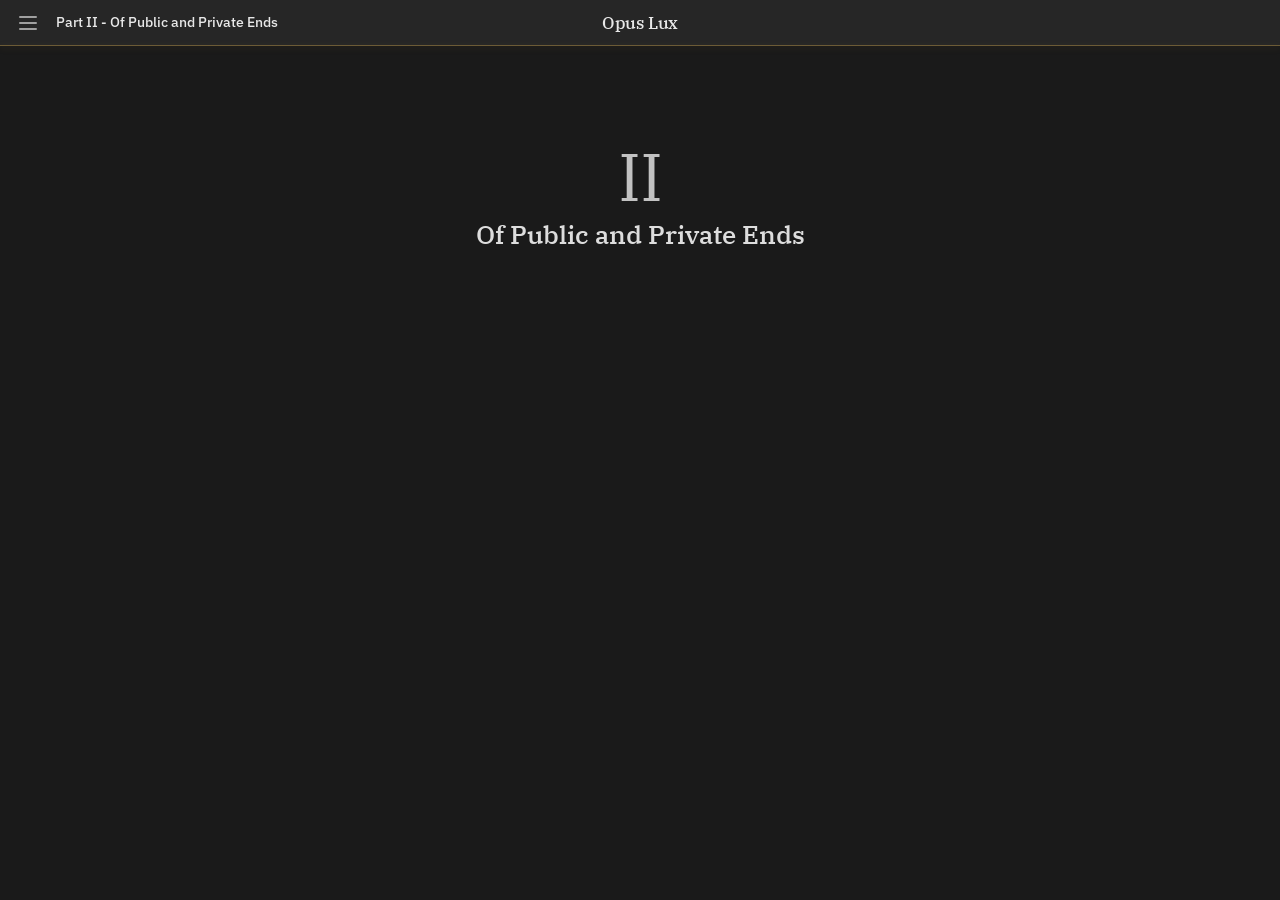
<file: part-ii.html>
<!DOCTYPE html>
<html lang="en">
<head>
  <meta charset="UTF-8">
  <meta name="viewport" content="width=device-width, initial-scale=1.0">
  <title>Part II - Of Public and Private Ends | Nate Simpson</title>
  <link rel="stylesheet" href="style.css">
  <link rel="icon" href="/favicon.ico">
  <link rel="icon" type="image/png" href="/favicon.png">
</head>
<body>
  <header class="topbar">
    <button class="hamburger" id="sidebar-toggle" aria-label="Toggle sidebar" aria-controls="sidebar" aria-expanded="false">
      <span></span>
      <span></span>
      <span></span>
    </button>
    <a href="/" class="topbar-logo">Opus Lux</a>
    <span class="topbar-title" id="page-title">Part II - Of Public and Private Ends</span>
  </header>

  <nav class="sidebar" id="sidebar" aria-hidden="true">
    <ul class="sidebar-nav">
      <li><a href="/portfolio">Portfolio</a></li>
      <li>
        <details class="nav-dropdown">
          <summary>Contents<span class="nav-chevron" aria-hidden="true">&rsaquo;</span></summary>
          <ul class="nav-dropdown-list">
            <li><a href="/preface" class="nav-preface-link">Preface</a></li>
            <li>
              <details class="nav-dropdown nav-dropdown--nested">
                <summary>Part I - Of the Anatomy of Development<span class="nav-chevron" aria-hidden="true">&rsaquo;</span></summary>
                <ul class="nav-dropdown-list nav-dropdown-list--nested">
                  <li><a href="/part-i">Part I - Of the Anatomy of Development</a></li>
                </ul>
              </details>
            </li>
            <li>
              <details class="nav-dropdown nav-dropdown--nested">
                <summary>Part II - Of Public and Private Ends<span class="nav-chevron" aria-hidden="true">&rsaquo;</span></summary>
                <ul class="nav-dropdown-list nav-dropdown-list--nested">
                  <li><a href="/part-ii">Part II - Of Public and Private Ends</a></li>
                </ul>
              </details>
            </li>
            <li>
              <details class="nav-dropdown nav-dropdown--nested">
                <summary>Part III - Of This Particular Ground<span class="nav-chevron" aria-hidden="true">&rsaquo;</span></summary>
                <ul class="nav-dropdown-list nav-dropdown-list--nested">
                  <li><a href="/part-iii">Part III - Of This Particular Ground</a></li>
                </ul>
              </details>
            </li>
            <li>
              <details class="nav-dropdown nav-dropdown--nested">
                <summary>Part IV - Of What Might Be Built<span class="nav-chevron" aria-hidden="true">&rsaquo;</span></summary>
                <ul class="nav-dropdown-list nav-dropdown-list--nested">
                  <li><a href="/part-iv">Part IV - Of What Might Be Built</a></li>
                </ul>
              </details>
            </li>
          </ul>
        </details>
      </li>
    </ul>
  </nav>

  <main class="content" id="content">
    <div class="content-prose">
      <header class="part-header">
        <h1 class="part-num">II</h1>
        <h2 class="part-title">Of Public and Private Ends</h2>
      </header>
      <p></p>
    </div>
  </main>

  <script src="script.js" defer></script>
</body>
</html>
</file>
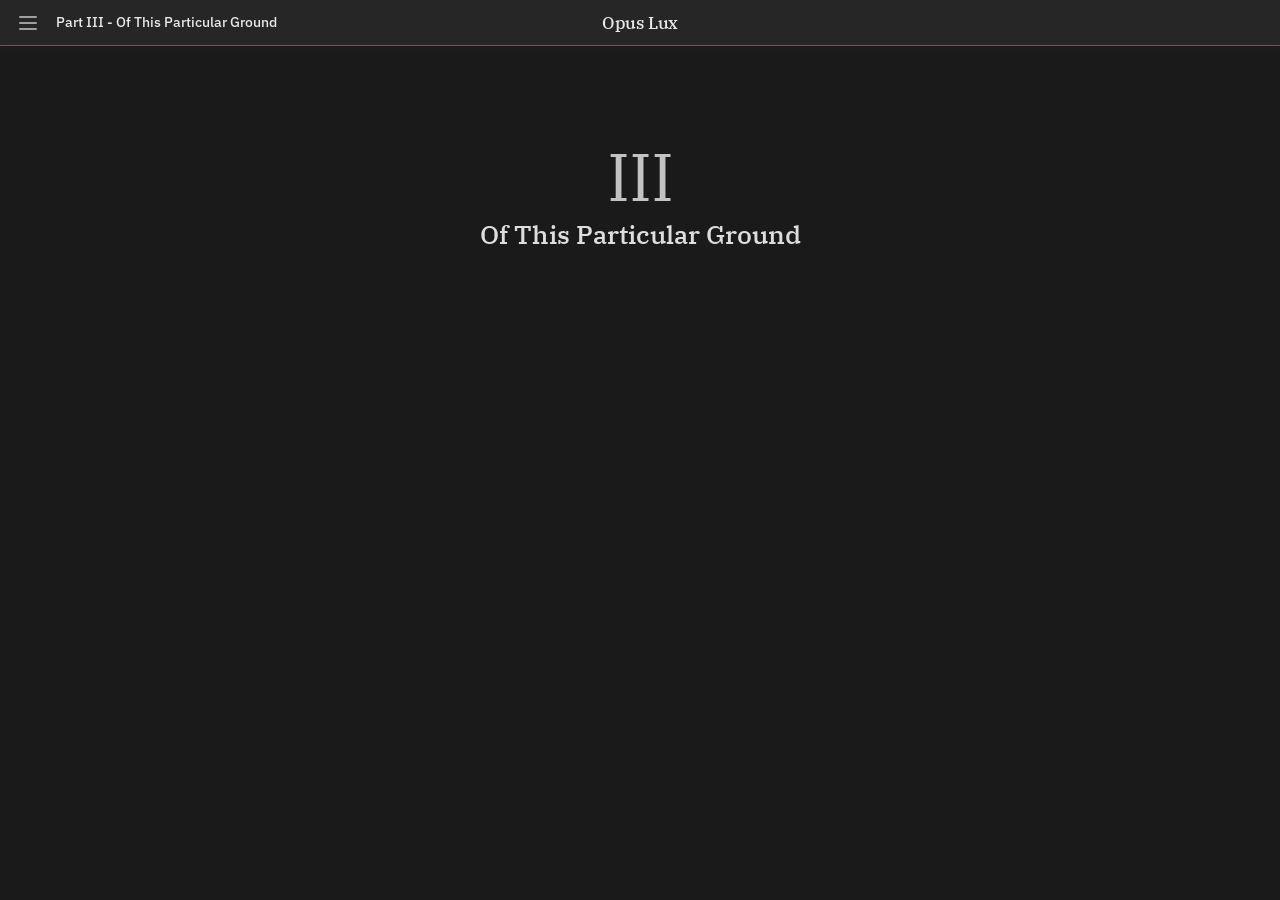
<file: part-iii.html>
<!DOCTYPE html>
<html lang="en">
<head>
  <meta charset="UTF-8">
  <meta name="viewport" content="width=device-width, initial-scale=1.0">
  <title>Part III - Of This Particular Ground | Nate Simpson</title>
  <link rel="stylesheet" href="style.css">
  <link rel="icon" href="/favicon.ico">
  <link rel="icon" type="image/png" href="/favicon.png">
</head>
<body>
  <header class="topbar">
    <button class="hamburger" id="sidebar-toggle" aria-label="Toggle sidebar" aria-controls="sidebar" aria-expanded="false">
      <span></span>
      <span></span>
      <span></span>
    </button>
    <a href="/" class="topbar-logo">Opus Lux</a>
    <span class="topbar-title" id="page-title">Part III - Of This Particular Ground</span>
  </header>

  <nav class="sidebar" id="sidebar" aria-hidden="true">
    <ul class="sidebar-nav">
      <li><a href="/portfolio">Portfolio</a></li>
      <li>
        <details class="nav-dropdown">
          <summary>Contents<span class="nav-chevron" aria-hidden="true">&rsaquo;</span></summary>
          <ul class="nav-dropdown-list">
            <li><a href="/preface" class="nav-preface-link">Preface</a></li>
            <li>
              <details class="nav-dropdown nav-dropdown--nested">
                <summary>Part I - Of the Anatomy of Development<span class="nav-chevron" aria-hidden="true">&rsaquo;</span></summary>
                <ul class="nav-dropdown-list nav-dropdown-list--nested">
                  <li><a href="/part-i">Part I - Of the Anatomy of Development</a></li>
                </ul>
              </details>
            </li>
            <li>
              <details class="nav-dropdown nav-dropdown--nested">
                <summary>Part II - Of Public and Private Ends<span class="nav-chevron" aria-hidden="true">&rsaquo;</span></summary>
                <ul class="nav-dropdown-list nav-dropdown-list--nested">
                  <li><a href="/part-ii">Part II - Of Public and Private Ends</a></li>
                </ul>
              </details>
            </li>
            <li>
              <details class="nav-dropdown nav-dropdown--nested">
                <summary>Part III - Of This Particular Ground<span class="nav-chevron" aria-hidden="true">&rsaquo;</span></summary>
                <ul class="nav-dropdown-list nav-dropdown-list--nested">
                  <li><a href="/part-iii">Part III - Of This Particular Ground</a></li>
                </ul>
              </details>
            </li>
            <li>
              <details class="nav-dropdown nav-dropdown--nested">
                <summary>Part IV - Of What Might Be Built<span class="nav-chevron" aria-hidden="true">&rsaquo;</span></summary>
                <ul class="nav-dropdown-list nav-dropdown-list--nested">
                  <li><a href="/part-iv">Part IV - Of What Might Be Built</a></li>
                </ul>
              </details>
            </li>
          </ul>
        </details>
      </li>
    </ul>
  </nav>

  <main class="content" id="content">
    <div class="content-prose">
      <header class="part-header">
        <h1 class="part-num">III</h1>
        <h2 class="part-title">Of This Particular Ground</h2>
      </header>
      <p></p>
    </div>
  </main>

  <script src="script.js" defer></script>
</body>
</html>
</file>
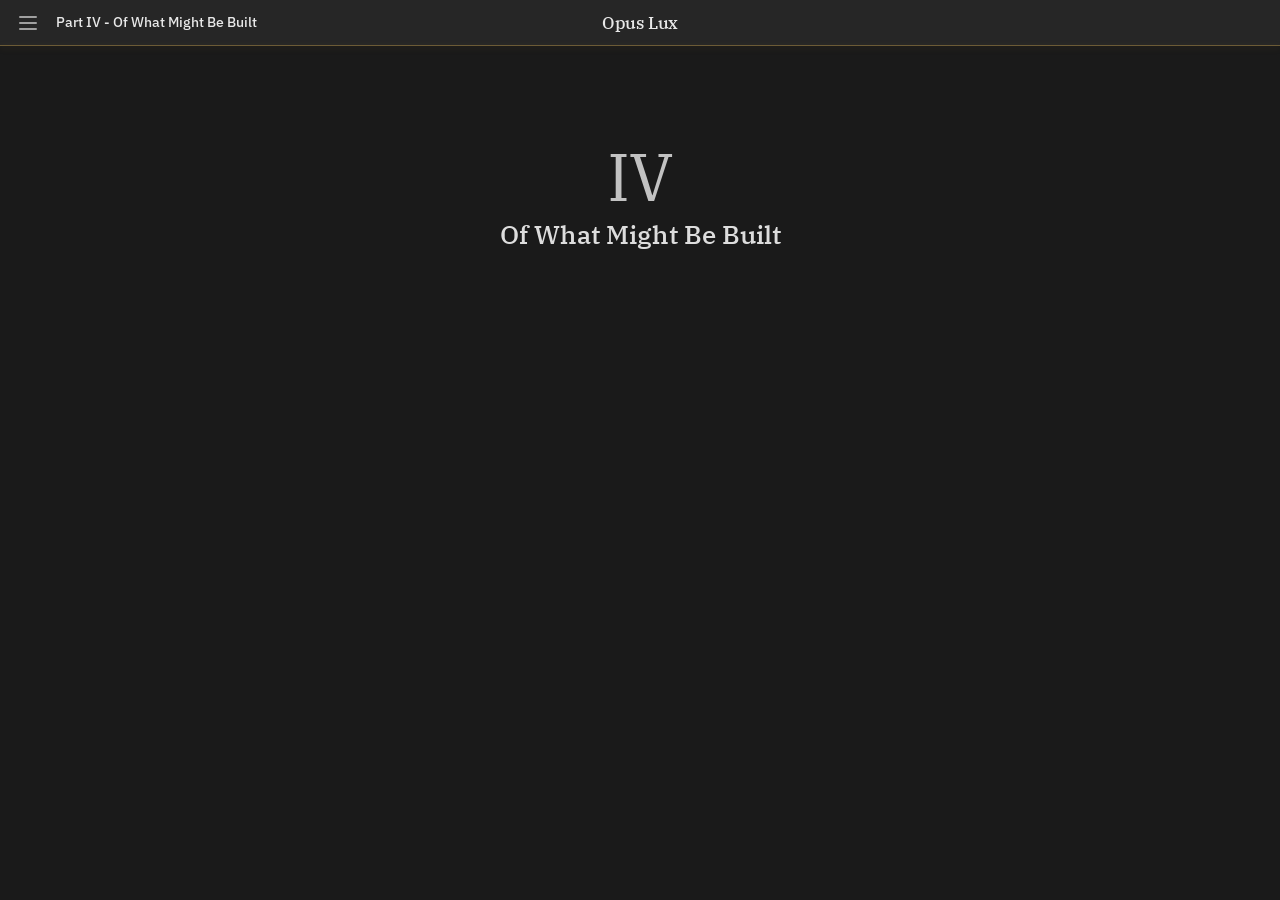
<file: part-iv.html>
<!DOCTYPE html>
<html lang="en">
<head>
  <meta charset="UTF-8">
  <meta name="viewport" content="width=device-width, initial-scale=1.0">
  <title>Part IV - Of What Might Be Built | Nate Simpson</title>
  <link rel="stylesheet" href="style.css">
  <link rel="icon" href="/favicon.ico">
  <link rel="icon" type="image/png" href="/favicon.png">
</head>
<body>
  <header class="topbar">
    <button class="hamburger" id="sidebar-toggle" aria-label="Toggle sidebar" aria-controls="sidebar" aria-expanded="false">
      <span></span>
      <span></span>
      <span></span>
    </button>
    <a href="/" class="topbar-logo">Opus Lux</a>
    <span class="topbar-title" id="page-title">Part IV - Of What Might Be Built</span>
  </header>

  <nav class="sidebar" id="sidebar" aria-hidden="true">
    <ul class="sidebar-nav">
      <li><a href="/portfolio">Portfolio</a></li>
      <li>
        <details class="nav-dropdown">
          <summary>Contents<span class="nav-chevron" aria-hidden="true">&rsaquo;</span></summary>
          <ul class="nav-dropdown-list">
            <li><a href="/preface" class="nav-preface-link">Preface</a></li>
            <li>
              <details class="nav-dropdown nav-dropdown--nested">
                <summary>Part I - Of the Anatomy of Development<span class="nav-chevron" aria-hidden="true">&rsaquo;</span></summary>
                <ul class="nav-dropdown-list nav-dropdown-list--nested">
                  <li><a href="/part-i">Part I - Of the Anatomy of Development</a></li>
                </ul>
              </details>
            </li>
            <li>
              <details class="nav-dropdown nav-dropdown--nested">
                <summary>Part II - Of Public and Private Ends<span class="nav-chevron" aria-hidden="true">&rsaquo;</span></summary>
                <ul class="nav-dropdown-list nav-dropdown-list--nested">
                  <li><a href="/part-ii">Part II - Of Public and Private Ends</a></li>
                </ul>
              </details>
            </li>
            <li>
              <details class="nav-dropdown nav-dropdown--nested">
                <summary>Part III - Of This Particular Ground<span class="nav-chevron" aria-hidden="true">&rsaquo;</span></summary>
                <ul class="nav-dropdown-list nav-dropdown-list--nested">
                  <li><a href="/part-iii">Part III - Of This Particular Ground</a></li>
                </ul>
              </details>
            </li>
            <li>
              <details class="nav-dropdown nav-dropdown--nested">
                <summary>Part IV - Of What Might Be Built<span class="nav-chevron" aria-hidden="true">&rsaquo;</span></summary>
                <ul class="nav-dropdown-list nav-dropdown-list--nested">
                  <li><a href="/part-iv">Part IV - Of What Might Be Built</a></li>
                </ul>
              </details>
            </li>
          </ul>
        </details>
      </li>
    </ul>
  </nav>

  <main class="content" id="content">
    <div class="content-prose">
      <header class="part-header">
        <h1 class="part-num">IV</h1>
        <h2 class="part-title">Of What Might Be Built</h2>
      </header>
      <p></p>
    </div>
  </main>

  <script src="script.js" defer></script>
</body>
</html>
</file>
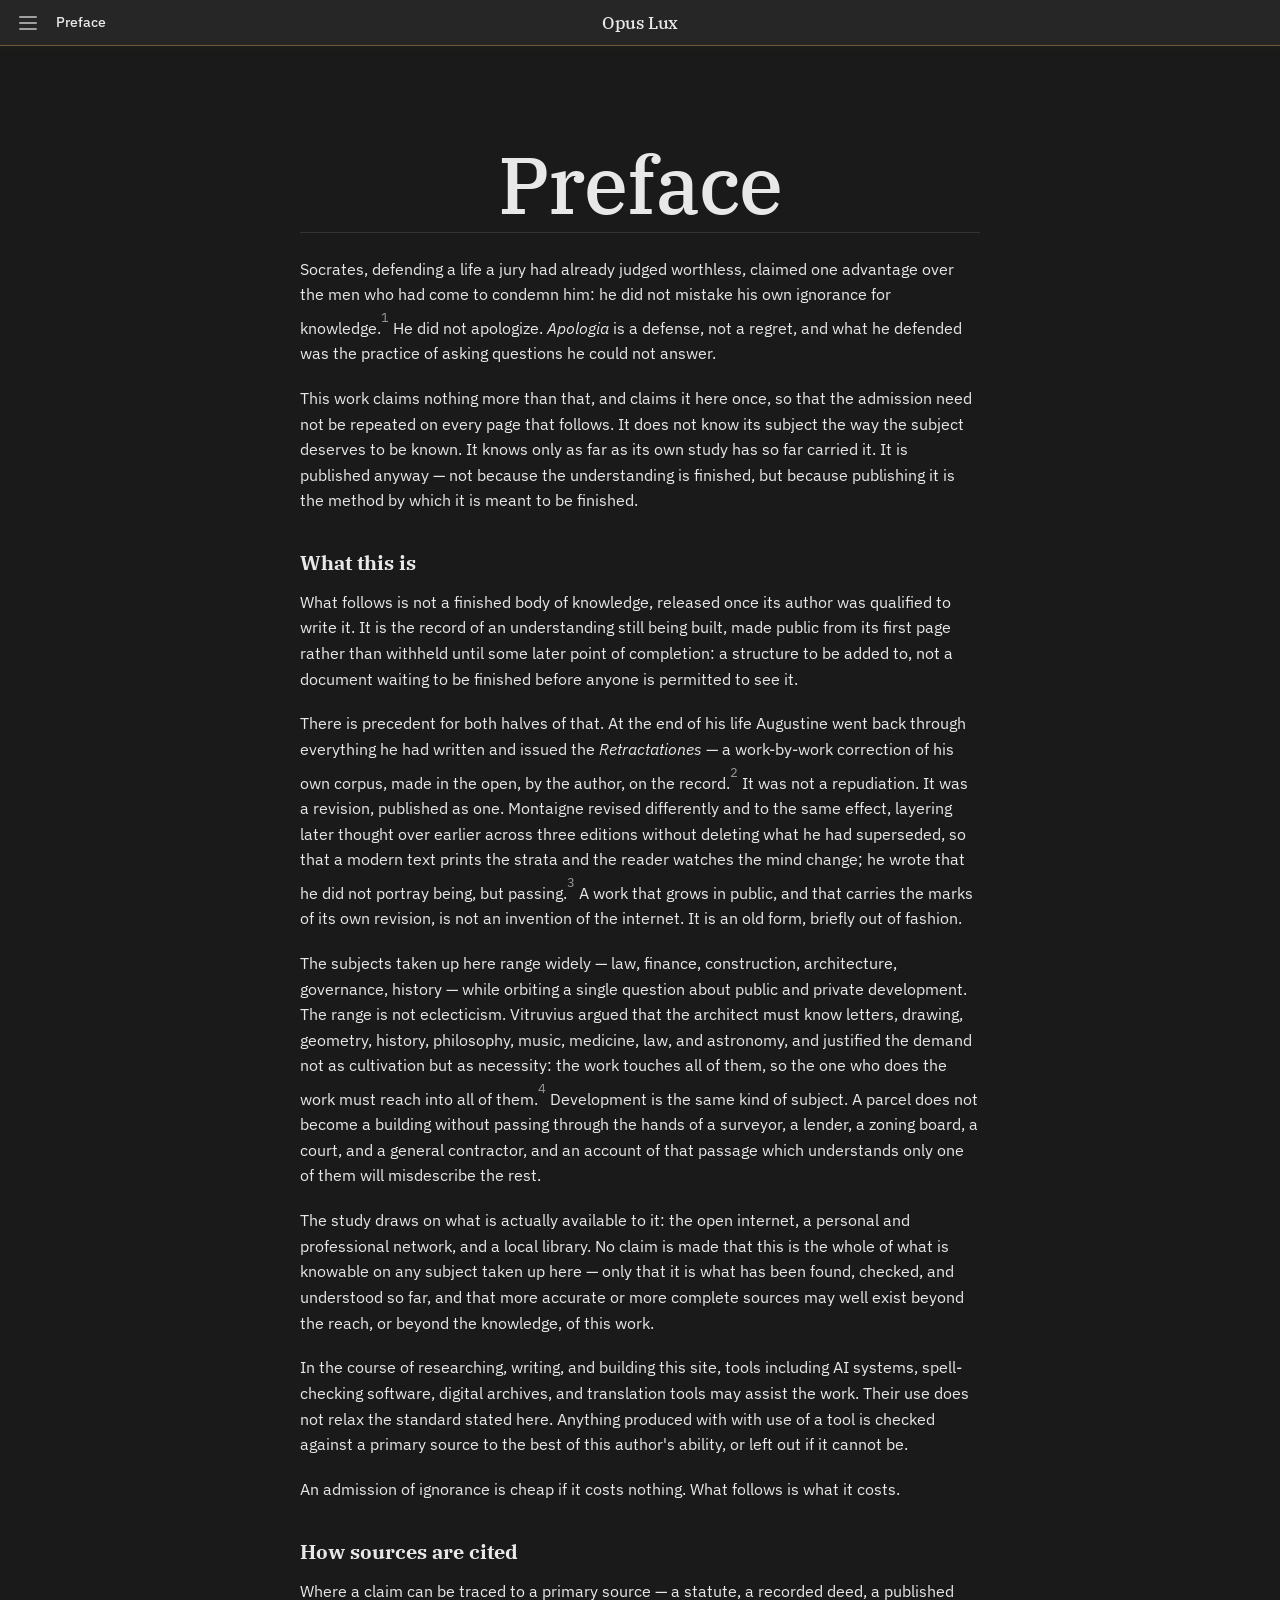
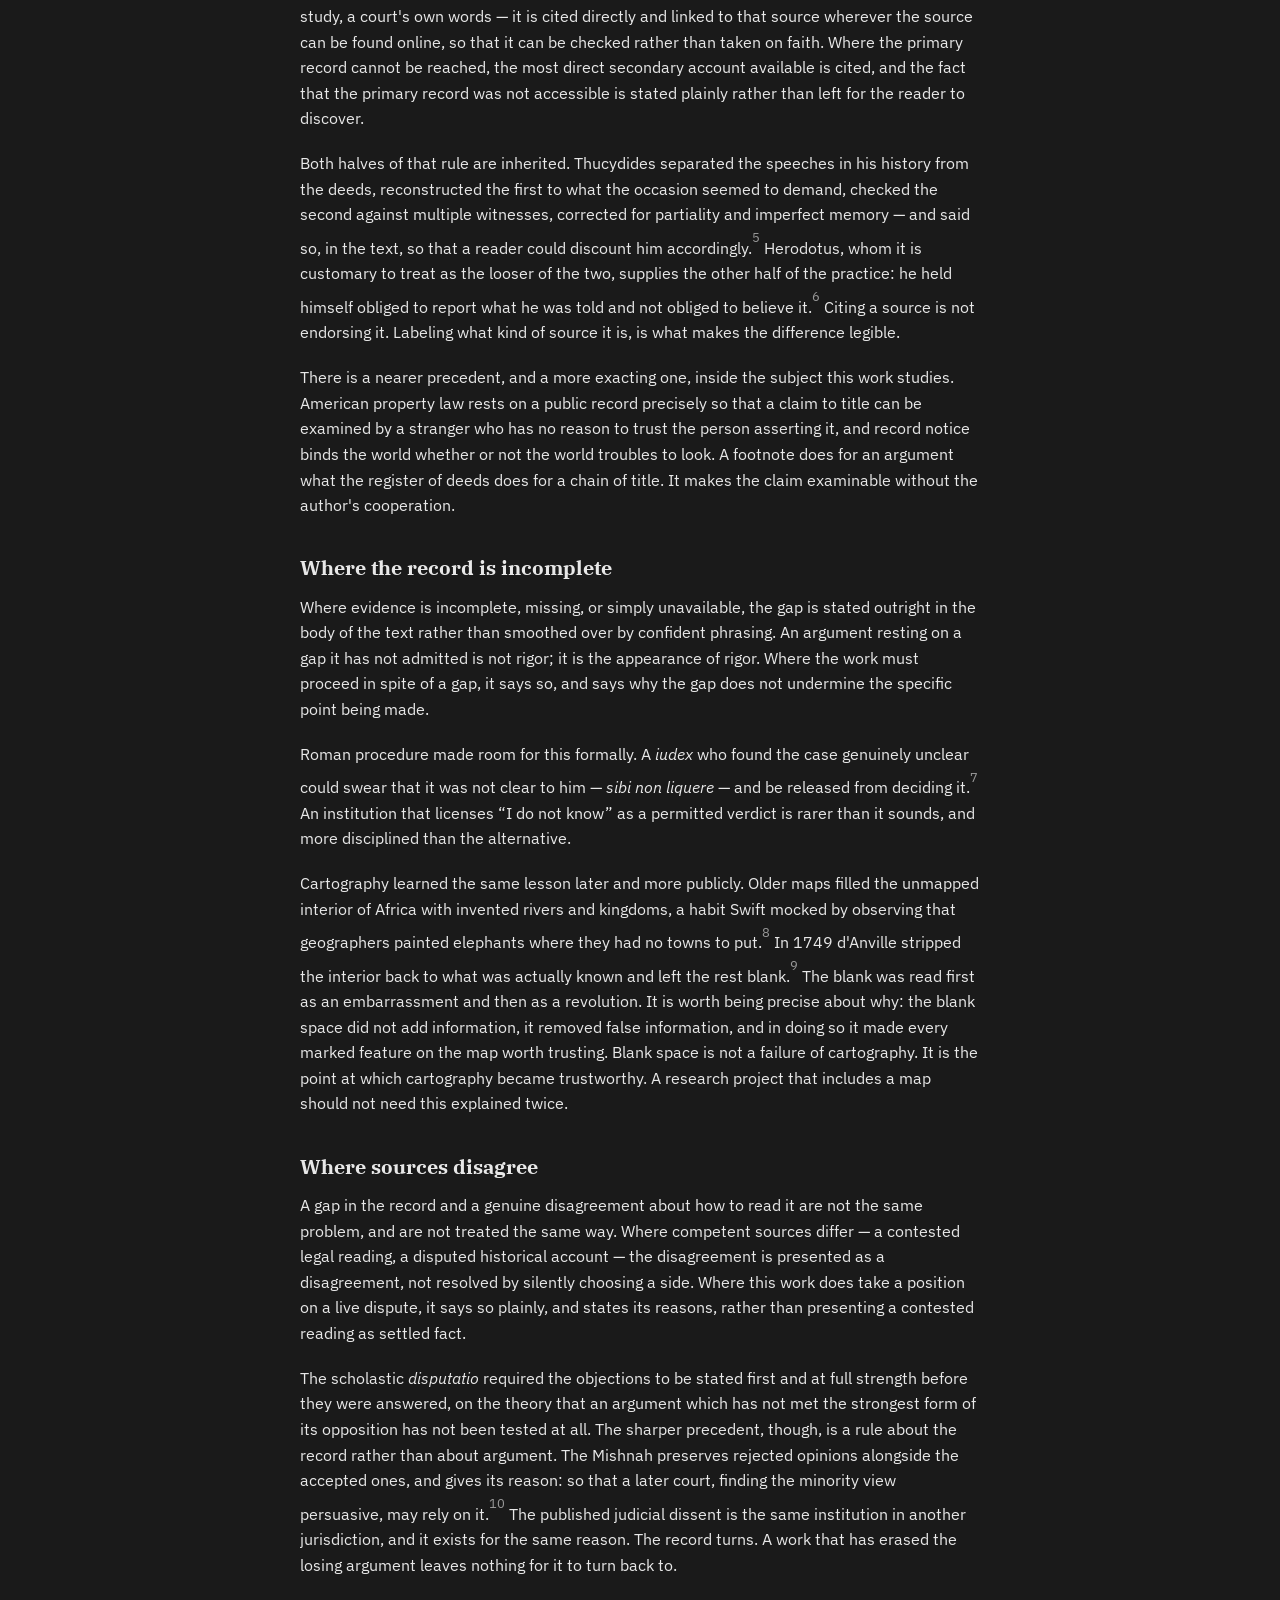
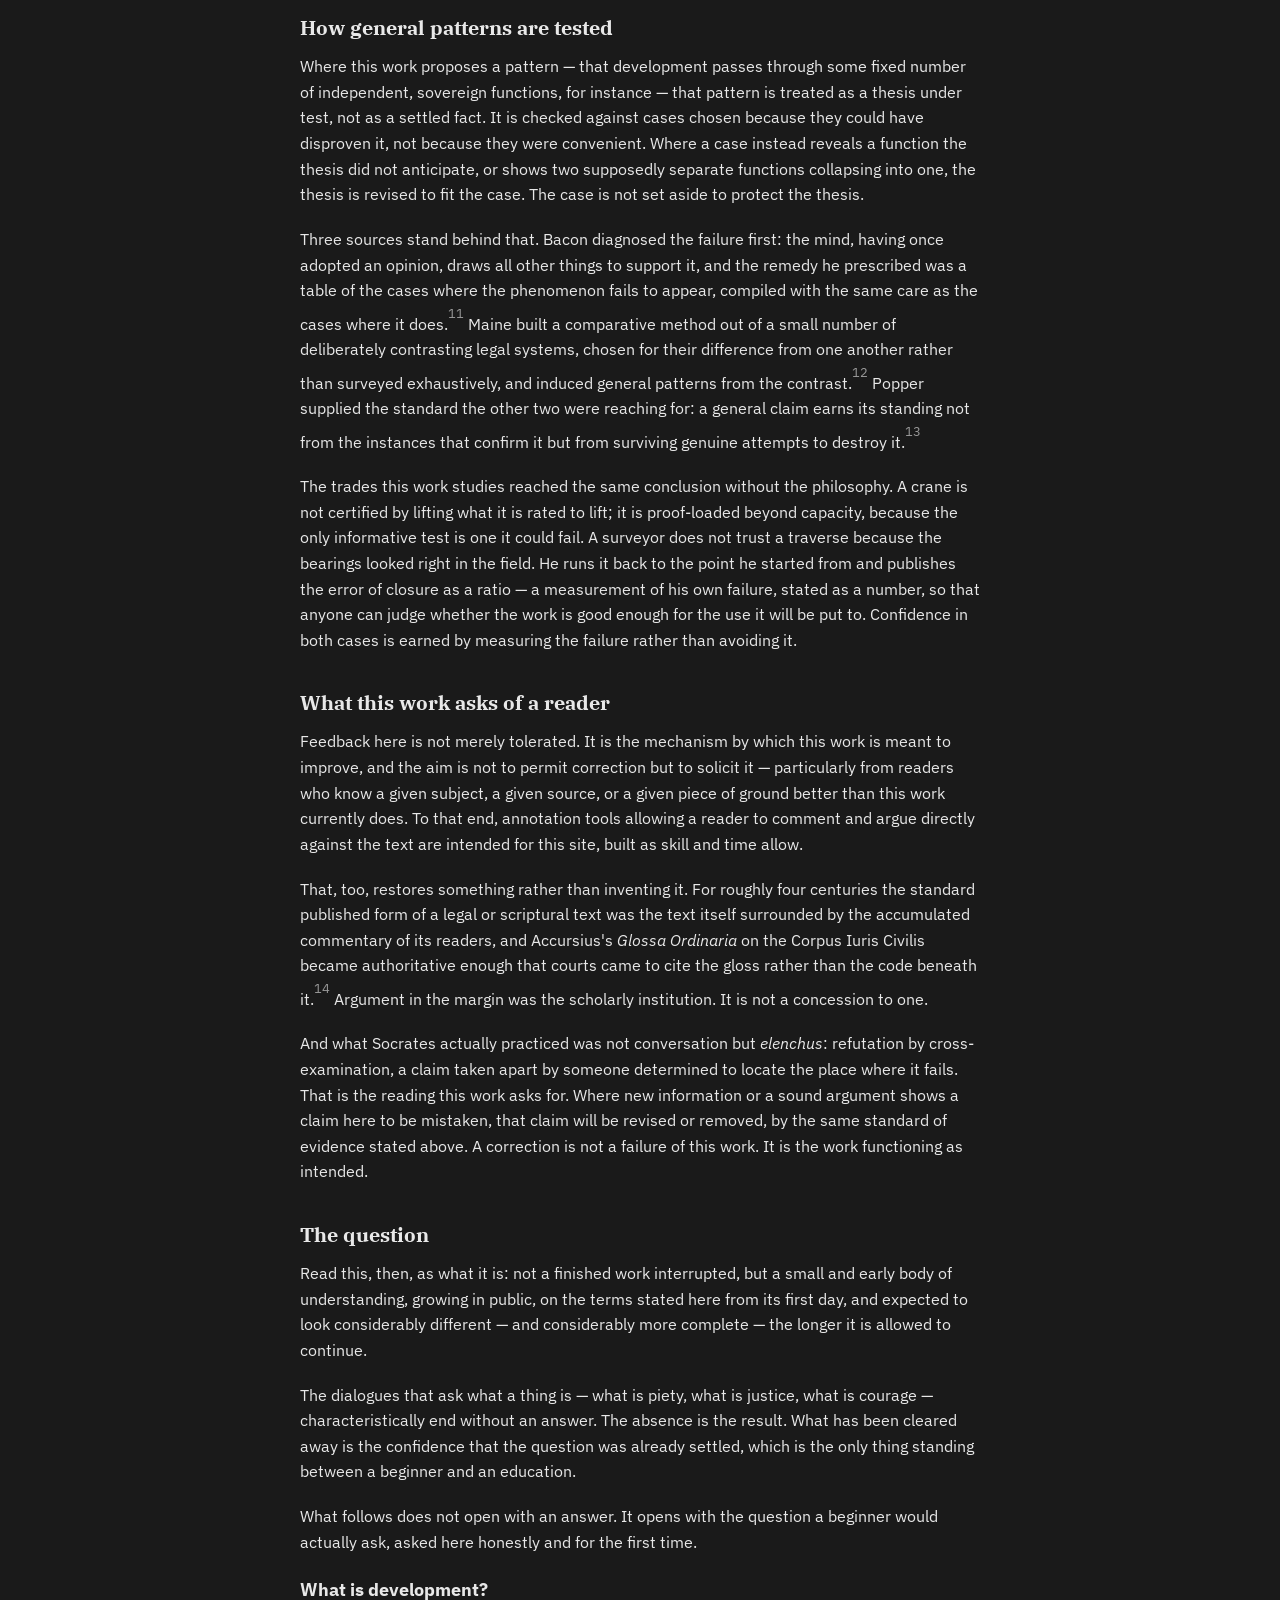
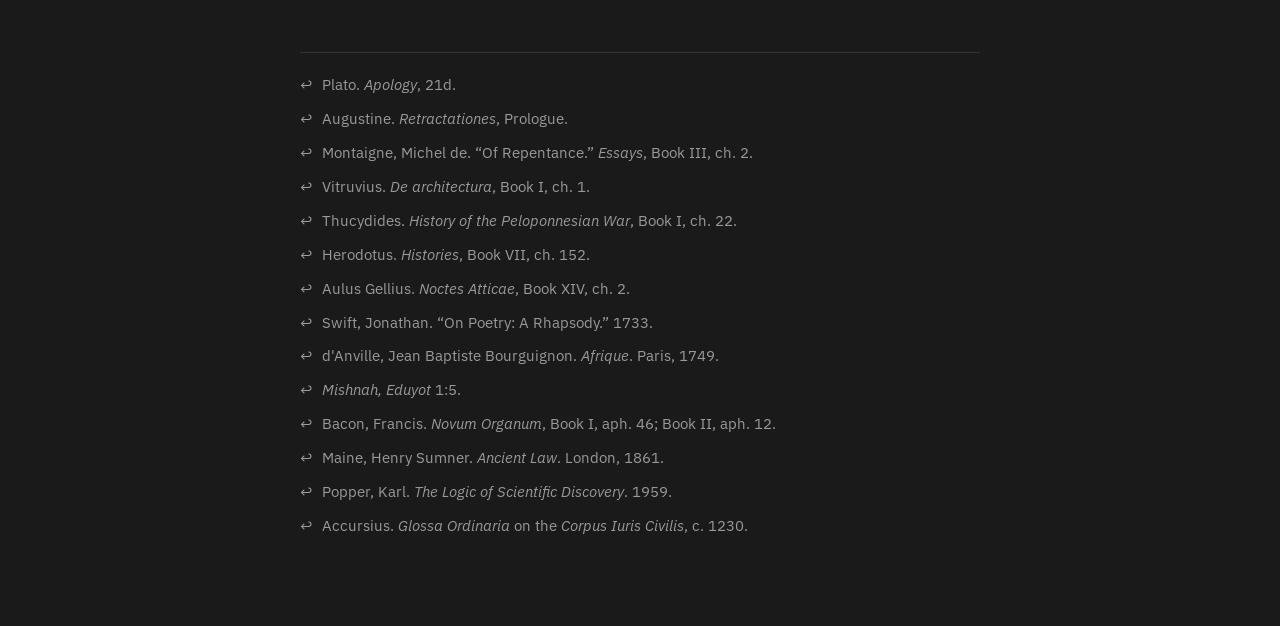
<file: preface.html>
<!DOCTYPE html>
<html lang="en">
<head>
  <meta charset="UTF-8">
  <meta name="viewport" content="width=device-width, initial-scale=1.0">
  <title>Preface | Nate Simpson</title>
  <link rel="stylesheet" href="style.css">
  <link rel="icon" href="/favicon.ico">
  <link rel="icon" type="image/png" href="/favicon.png">
</head>
<body>
  <header class="topbar">
    <button class="hamburger" id="sidebar-toggle" aria-label="Toggle sidebar" aria-controls="sidebar" aria-expanded="false">
      <span></span>
      <span></span>
      <span></span>
    </button>
    <a href="/" class="topbar-logo">Opus Lux</a>
    <span class="topbar-title" id="page-title">Preface</span>
  </header>

  <nav class="sidebar" id="sidebar" aria-hidden="true">
    <ul class="sidebar-nav">
      <li><a href="/portfolio">Portfolio</a></li>
      <li>
        <details class="nav-dropdown">
          <summary>Contents<span class="nav-chevron" aria-hidden="true">&rsaquo;</span></summary>
          <ul class="nav-dropdown-list">
            <li><a href="/preface" class="nav-preface-link">Preface</a></li>
            <li>
              <details class="nav-dropdown nav-dropdown--nested">
                <summary>Part I - Of the Anatomy of Development<span class="nav-chevron" aria-hidden="true">&rsaquo;</span></summary>
                <ul class="nav-dropdown-list nav-dropdown-list--nested">
                  <li><a href="/part-i">Part I - Of the Anatomy of Development</a></li>
                </ul>
              </details>
            </li>
            <li>
              <details class="nav-dropdown nav-dropdown--nested">
                <summary>Part II - Of Public and Private Ends<span class="nav-chevron" aria-hidden="true">&rsaquo;</span></summary>
                <ul class="nav-dropdown-list nav-dropdown-list--nested">
                  <li><a href="/part-ii">Part II - Of Public and Private Ends</a></li>
                </ul>
              </details>
            </li>
            <li>
              <details class="nav-dropdown nav-dropdown--nested">
                <summary>Part III - Of This Particular Ground<span class="nav-chevron" aria-hidden="true">&rsaquo;</span></summary>
                <ul class="nav-dropdown-list nav-dropdown-list--nested">
                  <li><a href="/part-iii">Part III - Of This Particular Ground</a></li>
                </ul>
              </details>
            </li>
            <li>
              <details class="nav-dropdown nav-dropdown--nested">
                <summary>Part IV - Of What Might Be Built<span class="nav-chevron" aria-hidden="true">&rsaquo;</span></summary>
                <ul class="nav-dropdown-list nav-dropdown-list--nested">
                  <li><a href="/part-iv">Part IV - Of What Might Be Built</a></li>
                </ul>
              </details>
            </li>
          </ul>
        </details>
      </li>
    </ul>
  </nav>

  <main class="content" id="content">
    <div class="content-prose content-prose--article">
      <h1 class="site-title">Preface</h1>
      <hr class="site-divider">

      <article class="preface-essay">
        <p>Socrates, defending a life a jury had already judged worthless, claimed one advantage over the men who had come to condemn him: he did not mistake his own ignorance for knowledge.<sup><a href="#fn-1" id="fnref-1" class="footnote-ref">1</a></sup> He did not apologize. <em>Apologia</em> is a defense, not a regret, and what he defended was the practice of asking questions he could not answer.</p>

        <p>This work claims nothing more than that, and claims it here once, so that the admission need not be repeated on every page that follows. It does not know its subject the way the subject deserves to be known. It knows only as far as its own study has so far carried it. It is published anyway — not because the understanding is finished, but because publishing it is the method by which it is meant to be finished.</p>

        <h2 class="section-title">What this is</h2>
        <p>What follows is not a finished body of knowledge, released once its author was qualified to write it. It is the record of an understanding still being built, made public from its first page rather than withheld until some later point of completion: a structure to be added to, not a document waiting to be finished before anyone is permitted to see it.</p>

        <p>There is precedent for both halves of that. At the end of his life Augustine went back through everything he had written and issued the <em>Retractationes</em> — a work-by-work correction of his own corpus, made in the open, by the author, on the record.<sup><a href="#fn-2" id="fnref-2" class="footnote-ref">2</a></sup> It was not a repudiation. It was a revision, published as one. Montaigne revised differently and to the same effect, layering later thought over earlier across three editions without deleting what he had superseded, so that a modern text prints the strata and the reader watches the mind change; he wrote that he did not portray being, but passing.<sup><a href="#fn-3" id="fnref-3" class="footnote-ref">3</a></sup> A work that grows in public, and that carries the marks of its own revision, is not an invention of the internet. It is an old form, briefly out of fashion.</p>

        <p>The subjects taken up here range widely — law, finance, construction, architecture, governance, history — while orbiting a single question about public and private development. The range is not eclecticism. Vitruvius argued that the architect must know letters, drawing, geometry, history, philosophy, music, medicine, law, and astronomy, and justified the demand not as cultivation but as necessity: the work touches all of them, so the one who does the work must reach into all of them.<sup><a href="#fn-4" id="fnref-4" class="footnote-ref">4</a></sup> Development is the same kind of subject. A parcel does not become a building without passing through the hands of a surveyor, a lender, a zoning board, a court, and a general contractor, and an account of that passage which understands only one of them will misdescribe the rest.</p>

        <p>The study draws on what is actually available to it: the open internet, a personal and professional network, and a local library. No claim is made that this is the whole of what is knowable on any subject taken up here — only that it is what has been found, checked, and understood so far, and that more accurate or more complete sources may well exist beyond the reach, or beyond the knowledge, of this work.</p>

        <p>In the course of researching, writing, and building this site, tools including AI systems, spell-checking software, digital archives, and translation tools may assist the work. Their use does not relax the standard stated here. Anything produced with with use of a tool is checked against a primary source to the best of this author's ability, or left out if it cannot be.</p>

        <p>An admission of ignorance is cheap if it costs nothing. What follows is what it costs.</p>

        <h2 class="section-title">How sources are cited</h2>
        <p>Where a claim can be traced to a primary source — a statute, a recorded deed, a published study, a court's own words — it is cited directly and linked to that source wherever the source can be found online, so that it can be checked rather than taken on faith. Where the primary record cannot be reached, the most direct secondary account available is cited, and the fact that the primary record was not accessible is stated plainly rather than left for the reader to discover.</p>

        <p>Both halves of that rule are inherited. Thucydides separated the speeches in his history from the deeds, reconstructed the first to what the occasion seemed to demand, checked the second against multiple witnesses, corrected for partiality and imperfect memory — and said so, in the text, so that a reader could discount him accordingly.<sup><a href="#fn-5" id="fnref-5" class="footnote-ref">5</a></sup> Herodotus, whom it is customary to treat as the looser of the two, supplies the other half of the practice: he held himself obliged to report what he was told and not obliged to believe it.<sup><a href="#fn-6" id="fnref-6" class="footnote-ref">6</a></sup> Citing a source is not endorsing it. Labeling what kind of source it is, is what makes the difference legible.</p>

        <p>There is a nearer precedent, and a more exacting one, inside the subject this work studies. American property law rests on a public record precisely so that a claim to title can be examined by a stranger who has no reason to trust the person asserting it, and record notice binds the world whether or not the world troubles to look. A footnote does for an argument what the register of deeds does for a chain of title. It makes the claim examinable without the author's cooperation.</p>

        <h2 class="section-title">Where the record is incomplete</h2>
        <p>Where evidence is incomplete, missing, or simply unavailable, the gap is stated outright in the body of the text rather than smoothed over by confident phrasing. An argument resting on a gap it has not admitted is not rigor; it is the appearance of rigor. Where the work must proceed in spite of a gap, it says so, and says why the gap does not undermine the specific point being made.</p>

        <p>Roman procedure made room for this formally. A <em>iudex</em> who found the case genuinely unclear could swear that it was not clear to him — <em>sibi non liquere</em> — and be released from deciding it.<sup><a href="#fn-7" id="fnref-7" class="footnote-ref">7</a></sup> An institution that licenses “I do not know” as a permitted verdict is rarer than it sounds, and more disciplined than the alternative.</p>

        <p>Cartography learned the same lesson later and more publicly. Older maps filled the unmapped interior of Africa with invented rivers and kingdoms, a habit Swift mocked by observing that geographers painted elephants where they had no towns to put.<sup><a href="#fn-8" id="fnref-8" class="footnote-ref">8</a></sup> In 1749 d'Anville stripped the interior back to what was actually known and left the rest blank.<sup><a href="#fn-9" id="fnref-9" class="footnote-ref">9</a></sup> The blank was read first as an embarrassment and then as a revolution. It is worth being precise about why: the blank space did not add information, it removed false information, and in doing so it made every marked feature on the map worth trusting. Blank space is not a failure of cartography. It is the point at which cartography became trustworthy. A research project that includes a map should not need this explained twice.</p>

        <h2 class="section-title">Where sources disagree</h2>
        <p>A gap in the record and a genuine disagreement about how to read it are not the same problem, and are not treated the same way. Where competent sources differ — a contested legal reading, a disputed historical account — the disagreement is presented as a disagreement, not resolved by silently choosing a side. Where this work does take a position on a live dispute, it says so plainly, and states its reasons, rather than presenting a contested reading as settled fact.</p>

        <p>The scholastic <em>disputatio</em> required the objections to be stated first and at full strength before they were answered, on the theory that an argument which has not met the strongest form of its opposition has not been tested at all. The sharper precedent, though, is a rule about the record rather than about argument. The Mishnah preserves rejected opinions alongside the accepted ones, and gives its reason: so that a later court, finding the minority view persuasive, may rely on it.<sup><a href="#fn-10" id="fnref-10" class="footnote-ref">10</a></sup> The published judicial dissent is the same institution in another jurisdiction, and it exists for the same reason. The record turns. A work that has erased the losing argument leaves nothing for it to turn back to.</p>

        <h2 class="section-title">How general patterns are tested</h2>
        <p>Where this work proposes a pattern — that development passes through some fixed number of independent, sovereign functions, for instance — that pattern is treated as a thesis under test, not as a settled fact. It is checked against cases chosen because they could have disproven it, not because they were convenient. Where a case instead reveals a function the thesis did not anticipate, or shows two supposedly separate functions collapsing into one, the thesis is revised to fit the case. The case is not set aside to protect the thesis.</p>

        <p>Three sources stand behind that. Bacon diagnosed the failure first: the mind, having once adopted an opinion, draws all other things to support it, and the remedy he prescribed was a table of the cases where the phenomenon fails to appear, compiled with the same care as the cases where it does.<sup><a href="#fn-11" id="fnref-11" class="footnote-ref">11</a></sup> Maine built a comparative method out of a small number of deliberately contrasting legal systems, chosen for their difference from one another rather than surveyed exhaustively, and induced general patterns from the contrast.<sup><a href="#fn-12" id="fnref-12" class="footnote-ref">12</a></sup> Popper supplied the standard the other two were reaching for: a general claim earns its standing not from the instances that confirm it but from surviving genuine attempts to destroy it.<sup><a href="#fn-13" id="fnref-13" class="footnote-ref">13</a></sup></p>

        <p>The trades this work studies reached the same conclusion without the philosophy. A crane is not certified by lifting what it is rated to lift; it is proof-loaded beyond capacity, because the only informative test is one it could fail. A surveyor does not trust a traverse because the bearings looked right in the field. He runs it back to the point he started from and publishes the error of closure as a ratio — a measurement of his own failure, stated as a number, so that anyone can judge whether the work is good enough for the use it will be put to. Confidence in both cases is earned by measuring the failure rather than avoiding it.</p>

        <h2 class="section-title">What this work asks of a reader</h2>
        <p>Feedback here is not merely tolerated. It is the mechanism by which this work is meant to improve, and the aim is not to permit correction but to solicit it — particularly from readers who know a given subject, a given source, or a given piece of ground better than this work currently does. To that end, annotation tools allowing a reader to comment and argue directly against the text are intended for this site, built as skill and time allow.</p>

        <p>That, too, restores something rather than inventing it. For roughly four centuries the standard published form of a legal or scriptural text was the text itself surrounded by the accumulated commentary of its readers, and Accursius's <em>Glossa Ordinaria</em> on the Corpus Iuris Civilis became authoritative enough that courts came to cite the gloss rather than the code beneath it.<sup><a href="#fn-14" id="fnref-14" class="footnote-ref">14</a></sup> Argument in the margin was the scholarly institution. It is not a concession to one.</p>

        <p>And what Socrates actually practiced was not conversation but <em>elenchus</em>: refutation by cross-examination, a claim taken apart by someone determined to locate the place where it fails. That is the reading this work asks for. Where new information or a sound argument shows a claim here to be mistaken, that claim will be revised or removed, by the same standard of evidence stated above. A correction is not a failure of this work. It is the work functioning as intended.</p>

        <h2 class="section-title">The question</h2>
        <p>Read this, then, as what it is: not a finished work interrupted, but a small and early body of understanding, growing in public, on the terms stated here from its first day, and expected to look considerably different — and considerably more complete — the longer it is allowed to continue.</p>

        <p>The dialogues that ask what a thing is — what is piety, what is justice, what is courage — characteristically end without an answer. The absence is the result. What has been cleared away is the confidence that the question was already settled, which is the only thing standing between a beginner and an education.</p>

        <p>What follows does not open with an answer. It opens with the question a beginner would actually ask, asked here honestly and for the first time.</p>

        <p class="essay-question"><strong>What is development?</strong></p>
      </article>

      <ol class="footnotes-list">
        <li id="fn-1"><a href="#fnref-1" class="footnote-backlink" aria-label="Back to text">↩</a> Plato. <em>Apology</em>, 21d.</li>
        <li id="fn-2"><a href="#fnref-2" class="footnote-backlink" aria-label="Back to text">↩</a> Augustine. <em>Retractationes</em>, Prologue.</li>
        <li id="fn-3"><a href="#fnref-3" class="footnote-backlink" aria-label="Back to text">↩</a> Montaigne, Michel de. “Of Repentance.” <em>Essays</em>, Book III, ch. 2.</li>
        <li id="fn-4"><a href="#fnref-4" class="footnote-backlink" aria-label="Back to text">↩</a> Vitruvius. <em>De architectura</em>, Book I, ch. 1.</li>
        <li id="fn-5"><a href="#fnref-5" class="footnote-backlink" aria-label="Back to text">↩</a> Thucydides. <em>History of the Peloponnesian War</em>, Book I, ch. 22.</li>
        <li id="fn-6"><a href="#fnref-6" class="footnote-backlink" aria-label="Back to text">↩</a> Herodotus. <em>Histories</em>, Book VII, ch. 152.</li>
        <li id="fn-7"><a href="#fnref-7" class="footnote-backlink" aria-label="Back to text">↩</a> Aulus Gellius. <em>Noctes Atticae</em>, Book XIV, ch. 2.</li>
        <li id="fn-8"><a href="#fnref-8" class="footnote-backlink" aria-label="Back to text">↩</a> Swift, Jonathan. “On Poetry: A Rhapsody.” 1733.</li>
        <li id="fn-9"><a href="#fnref-9" class="footnote-backlink" aria-label="Back to text">↩</a> d'Anville, Jean Baptiste Bourguignon. <em>Afrique</em>. Paris, 1749.</li>
        <li id="fn-10"><a href="#fnref-10" class="footnote-backlink" aria-label="Back to text">↩</a> <em>Mishnah, Eduyot</em> 1:5.</li>
        <li id="fn-11"><a href="#fnref-11" class="footnote-backlink" aria-label="Back to text">↩</a> Bacon, Francis. <em>Novum Organum</em>, Book I, aph. 46; Book II, aph. 12.</li>
        <li id="fn-12"><a href="#fnref-12" class="footnote-backlink" aria-label="Back to text">↩</a> Maine, Henry Sumner. <em>Ancient Law</em>. London, 1861.</li>
        <li id="fn-13"><a href="#fnref-13" class="footnote-backlink" aria-label="Back to text">↩</a> Popper, Karl. <em>The Logic of Scientific Discovery</em>. 1959.</li>
        <li id="fn-14"><a href="#fnref-14" class="footnote-backlink" aria-label="Back to text">↩</a> Accursius. <em>Glossa Ordinaria</em> on the <em>Corpus Iuris Civilis</em>, c. 1230.</li>
      </ol>
    </div>
  </main>

  <script src="script.js" defer></script>
</body>
</html>
</file>
<file: style.css>
@import url('https://fonts.googleapis.com/css2?family=IBM+Plex+Serif:wght@400;600;700&family=IBM+Plex+Sans:wght@400;500;600&display=swap');

:root {
  --color-bg: #1a1a1a;
  --color-bg-hero: #151515;
  --color-surface: #262626;
  --color-border: #333333;
  --color-text: #e8e8e8;
  --color-text-muted: #a0a0a0;
  --color-text-secondary: #999999;

  --topbar-height: 46px;
  --sidebar-width: 240px;

  --transition-duration: 220ms;
  --transition-easing: ease;

  --font-heading: 'IBM Plex Serif', Georgia, serif;
  --font-body: 'IBM Plex Sans', -apple-system, BlinkMacSystemFont, sans-serif;
}

* {
  box-sizing: border-box;
}

html {
  scroll-behavior: smooth;
}

body {
  margin: 0;
  background: var(--color-bg);
  color: var(--color-text);
  font-family: var(--font-body);
  line-height: 1.6;
}

:target {
  scroll-margin-top: calc(var(--topbar-height) + 16px);
}

h1, h2, h3, h4, h5, h6 {
  font-family: var(--font-heading);
  font-weight: 600;
}

/* Top bar */

.topbar {
  position: fixed;
  top: 0;
  left: 0;
  right: 0;
  height: var(--topbar-height);
  display: flex;
  align-items: center;
  gap: 12px;
  padding: 0 12px;
  background: var(--color-surface);
  border-bottom: 1px solid var(--color-border);
  z-index: 100;
}

.topbar::after {
  content: "";
  position: absolute;
  left: 0;
  right: 0;
  bottom: -1px;
  height: 1px;
  background: rgba(166, 132, 58, 0.5);
  box-shadow: 0 2px 6px rgba(166, 132, 58, 0.25);
  pointer-events: none;
}

.topbar-title {
  font-family: var(--font-body);
  font-size: 14px;
  font-weight: 500;
  color: var(--color-text);
}

.topbar-logo {
  position: absolute;
  left: 50%;
  top: 50%;
  transform: translate(-50%, -50%);
  font-family: var(--font-heading);
  font-size: 1.05rem;
  font-weight: 500;
  letter-spacing: -0.01em;
  line-height: 1;
  color: var(--color-text);
  text-decoration: none;
}

.topbar-logo:hover {
  color: var(--color-text-secondary);
}

.hamburger {
  display: flex;
  flex-direction: column;
  justify-content: center;
  gap: 4px;
  width: 32px;
  height: 32px;
  padding: 0;
  border: none;
  background: transparent;
  cursor: pointer;
  border-radius: 4px;
}

.hamburger:hover {
  background: rgba(255, 255, 255, 0.06);
}

.hamburger span {
  display: block;
  height: 2px;
  width: 18px;
  margin: 0 auto;
  background: var(--color-text-muted);
  border-radius: 1px;
}

/* Sidebar */

.sidebar {
  position: fixed;
  top: var(--topbar-height);
  left: 0;
  bottom: 0;
  width: var(--sidebar-width);
  background: var(--color-surface);
  border-right: 1px solid var(--color-border);
  overflow-y: auto;
  transform: translateX(-100%);
  transition: transform var(--transition-duration) var(--transition-easing);
  z-index: 90;
}

body.sidebar-open .sidebar {
  transform: translateX(0);
}

.sidebar-nav {
  list-style: none;
  margin: 0;
  padding: 8px;
}

.sidebar-nav li + li {
  margin-top: 2px;
}

.sidebar-nav a {
  display: block;
  padding: 8px 12px;
  border-radius: 4px;
  color: #7f7f7f;
  text-decoration: none;
  font-size: 14px;
  transition: color 180ms ease, background-color 180ms ease, box-shadow 180ms ease;
}

.sidebar-nav a:hover {
  background: rgba(255, 255, 255, 0.05);
  color: #bfbfbf;
}

.sidebar-nav a.active-page {
  color: #f2f2f2;
  background: rgba(255, 255, 255, 0.05);
  box-shadow: inset 0 0 0 1px rgba(255, 255, 255, 0.14);
}

.nav-dropdown > summary {
  display: flex;
  align-items: center;
  justify-content: space-between;
  gap: 8px;
  padding: 8px 12px;
  border-radius: 4px;
  color: #7f7f7f;
  font-size: 14px;
  font-family: var(--font-body);
  cursor: pointer;
  list-style: none;
}

.nav-dropdown > summary::-webkit-details-marker {
  display: none;
}

.nav-dropdown > summary:hover {
  background: rgba(255, 255, 255, 0.05);
  color: #bfbfbf;
}

.nav-chevron {
  display: inline-block;
  color: var(--color-text-muted);
  transition: transform var(--transition-duration) var(--transition-easing);
}

.nav-dropdown[open] > summary > .nav-chevron {
  transform: rotate(90deg);
}

.nav-dropdown-list {
  list-style: none;
  margin: 2px 0 0;
  padding-left: 14px;
}

.nav-dropdown-list li + li {
  margin-top: 2px;
}

.nav-preface-link {
  display: block;
  padding: 6px 10px;
  border-radius: 4px;
  font-size: 13px;
  font-style: italic;
  color: #7f7f7f;
  text-decoration: none;
}

.nav-preface-link:hover {
  background: rgba(255, 255, 255, 0.05);
  color: #bfbfbf;
}

.nav-dropdown--nested > summary {
  font-size: 13px;
  color: #7f7f7f;
  padding: 6px 10px;
}

.nav-dropdown-list--nested {
  padding-left: 14px;
}

.nav-dropdown-list--nested a {
  display: block;
  padding: 6px 10px;
  border-radius: 4px;
  color: #7f7f7f;
  text-decoration: none;
  font-size: 12px;
}

.nav-dropdown-list--nested a:hover {
  background: rgba(255, 255, 255, 0.05);
  color: #bfbfbf;
}

/* Content */

.content {
  margin-top: var(--topbar-height);
  margin-left: 0;
  padding: 24px;
  transition: margin-left var(--transition-duration) var(--transition-easing);
}

body.sidebar-open .content {
  margin-left: var(--sidebar-width);
}

/* Homepage content */

.content-prose {
  max-width: 640px;
  margin: 0 auto;
  padding: clamp(2.5rem, 8vh, 5rem) clamp(1.25rem, 5vw, 2.5rem) 4rem;
}

.content-prose--article {
  max-width: 760px;
}

.content-prose--part-i {
  max-width: 760px;
}

/* Part I outline body */
.outline {
  margin: 0;
  padding: 0;
}

.outline .outline-section {
  margin: 0;
  border: none;
}

.outline .outline-section summary {
  display: flex;
  align-items: center;
  gap: 0.75rem;
  padding: 0.45rem 0;
  margin: 0;
  cursor: pointer;
  list-style: none;
  background: transparent;
  border-radius: 0;
  transition: color 180ms ease, background 180ms ease;
}

.outline .outline-section summary::-webkit-details-marker,
.outline .outline-section summary::marker {
  display: none;
}

.outline .outline-section summary:hover,
.outline .outline-section summary:focus-visible {
  color: #f7f7f7;
  background: rgba(255, 255, 255, 0.02);
}

.outline .outline-chevron {
  display: inline-flex;
  align-items: center;
  justify-content: center;
  width: 1.2rem;
  min-width: 1.2rem;
  color: #8c8c8c;
  transition: transform 220ms ease;
}

.outline .outline-section[open] > summary .outline-chevron {
  transform: rotate(90deg);
}

.outline .outline-label,
.outline .outline-title {
  display: inline-block;
}

.outline .outline-body {
  margin: 0;
  padding: 0.55rem 0 0 2rem;
  min-height: 3.8rem;
  transition: background-color 220ms ease;
}

.outline .outline-section.lvl1 > .outline-body {
  background: transparent;
}

.outline .outline-section.lvl2 > .outline-body {
  background: rgba(255, 255, 255, 0.01);
}

.outline .outline-section.lvl3 > .outline-body {
  background: rgba(255, 255, 255, 0.02);
}

.outline .outline-section.lvl4 > .outline-body {
  background: rgba(255, 255, 255, 0.03);
}

.outline .outline-section.lvl5 > .outline-body {
  background: rgba(255, 255, 255, 0.04);
}

.outline .outline-leaf {
  display: flex;
  align-items: baseline;
  gap: 0.75rem;
  padding: 0.3rem 0;
  margin: 0;
}

.outline .outline-leaf .outline-label {
  min-width: 2.2rem;
}

.outline .outline-section.lvl1 > summary {
  font-size: 1rem;
  font-weight: 600;
  color: #f2f2f2;
  margin-top: 1.5rem;
}

.outline .outline-section.lvl1 > summary .outline-title {
  color: #f2f2f2;
}

.outline .outline-section.lvl2 > summary {
  font-size: 0.96rem;
  font-weight: 500;
  color: #d9d9d9;
  margin-top: 0.35rem;
}

.outline .outline-section.lvl2 > summary .outline-title {
  color: #d9d9d9;
}

.outline .outline-section.lvl3 > summary {
  font-size: 0.9rem;
  font-weight: 500;
  color: #c4c4c4;
  margin-top: 0.25rem;
}

.outline .outline-section.lvl3 > summary .outline-title {
  color: #c4c4c4;
}

.outline .outline-section.lvl4 > summary,
.outline .outline-leaf.lvl4 {
  font-size: 0.86rem;
  font-weight: 400;
  color: #b1b1b1;
  margin-top: 0.15rem;
}

.outline .outline-section.lvl4 > summary .outline-title,
.outline .outline-leaf.lvl4 .outline-title {
  color: #b1b1b1;
}

.outline .outline-section.lvl5 > summary,
.outline .outline-leaf.lvl5 {
  font-size: 0.82rem;
  font-weight: 400;
  color: #9d9d9d;
}

.outline .outline-section.lvl5 > summary .outline-title,
.outline .outline-leaf.lvl5 .outline-title {
  color: #9d9d9d;
}

.outline .outline-body > .outline-section,
.outline .outline-body > .outline-leaf {
  margin-top: 0.15rem;
}

.content-prose--home {
  max-width: 720px;
}

.home-hero {
  background: var(--color-bg-hero);
  margin: 0 -24px;
  padding: 0 24px;
}

.content-prose--hero {
  padding-bottom: 0;
}

.content-prose--body {
  padding-top: 2rem;
}

.site-title {
  font-family: var(--font-heading);
  font-size: clamp(3rem, 8vw, 5rem);
  font-weight: 500;
  letter-spacing: -0.01em;
  line-height: 1.05;
  color: var(--color-text);
  margin: 0 0 0.35rem;
  text-align: center;
}

/* Part page header: large Roman numeral + chapter title */
.part-header {
  text-align: center;
  margin: 0 0 1.25rem;
}

.part-num {
  font-family: var(--font-heading);
  font-weight: 400;
  margin: 0;
  color: rgba(232, 232, 232, 0.82);
  font-size: clamp(2.4rem, 7vw, 4.2rem);
  line-height: 1;
  letter-spacing: -0.01em;
}

.part-title {
  font-family: var(--font-heading);
  font-weight: 500;
  margin: 0.35rem 0 0;
  color: var(--color-text);
  font-size: clamp(1.1rem, 3.2vw, 1.6rem);
  opacity: 0.95; /* a little lighter tone */
}

.site-byline {
  font-family: var(--font-body);
  font-size: 0.85rem;
  letter-spacing: 0.10em;
  text-transform: uppercase;
  color: var(--color-text-secondary);
  margin: 0 0 3rem;
  text-align: center;
}

.site-motto {
  font-family: var(--font-heading);
  font-style: italic;
  font-size: 1rem;
  letter-spacing: 0.02em;
  color: var(--color-text);
  margin: 0 0 2.5rem;
  text-align: center;
}

.site-purpose {
  font-family: var(--font-body);
  font-size: 1rem;
  line-height: 1.7;
  color: var(--color-text);
  max-width: 560px;
  margin: 0 0 2.5rem;
}

.site-divider {
  border: none;
  border-top: 1px solid var(--color-border);
  margin: 0 0 1.5rem;
}

.preface-essay {
  font-size: 1rem;
  color: var(--color-text);
}

.preface-essay p {
  margin: 0 0 1.2rem;
}

.section-title {
  margin: 2.1rem 0 0.65rem;
  font-size: 1.25rem;
  font-weight: 700;
  color: var(--color-text);
}

.essay-question {
  margin-top: 2rem;
  font-size: 1.15rem;
}

.footnote-ref {
  color: var(--color-text-secondary);
  text-decoration: none;
  font-size: 0.8rem;
  vertical-align: super;
}

.footnote-ref:hover {
  color: var(--color-text);
}

.footnotes-list {
  margin: 3rem 0 0;
  padding: 1.25rem 0 0;
  border-top: 1px solid var(--color-border);
  list-style: none;
  font-size: 0.92rem;
  color: var(--color-text-secondary);
}

.footnotes-list li + li {
  margin-top: 0.65rem;
}

.footnote-backlink {
  color: var(--color-text-muted);
  text-decoration: none;
  margin-right: 0.35rem;
}

.footnote-backlink:hover {
  color: var(--color-text);
}

/* Home page only: purpose line and divider are reused elsewhere,
   so they stay left-aligned by default and only center here */
.content-prose--home .site-purpose {
  max-width: 480px;
  margin: 0 auto 2rem;
  text-align: center;
  font-size: 0.9rem;
  line-height: 1.6;
  color: var(--color-text-secondary);
}

.content-prose--home .site-divider {
  width: 200px;
  margin: 0 auto;
}

.site-toc ul {
  list-style: none;
  margin: 0;
  padding: 0;
}

.site-toc > ul > li {
  padding: 1rem 0;
  border-bottom: 1px solid #2a2a2a;
}

.site-toc > ul > li:last-child {
  border-bottom: none;
}

.content-prose--home .site-toc > ul > li:nth-child(1),
.content-prose--home .site-toc > ul > li:nth-child(2) {
  text-align: center;
}

.content-prose--home .site-toc > ul > li:nth-child(3) {
  padding-left: 1.25rem;
  padding-top: 1.75rem;
}

.content-prose--home .site-toc > ul > li:nth-child(3) > .toc-label {
  font-size: 1.15rem;
}

.content-prose--home .site-toc > ul > li:nth-child(3) .toc-sub {
  margin-top: 1rem;
}

.content-prose--home .site-toc > ul > li:nth-child(3) > .toc-sub > li {
  font-size: 1rem;
}

.content-prose--home .site-toc > ul > li:nth-child(3) > .toc-sub > li > a {
  color: #cccccc;
}

.content-prose--home .site-toc > ul > li:nth-child(3) > .toc-sub > li + li {
  border-top: 1px solid rgba(255, 255, 255, 0.06);
  padding-top: 0.4rem;
}

.toc-label {
  font-family: var(--font-body);
  font-size: 0.95rem;
  font-weight: 600;
  color: var(--color-text);
  text-decoration: none;
}

.toc-desc {
  font-family: var(--font-body);
  font-size: 0.8rem;
  color: var(--color-text-secondary);
  margin: 0.2rem 0 0;
}

.toc-sub {
  margin-top: 0.6rem;
  padding-left: 1rem;
  display: flex;
  flex-direction: column;
  gap: 0.4rem;
}

.toc-sub li {
  font-size: 0.8rem;
}

.toc-sub a {
  color: var(--color-text);
  text-decoration: none;
}

.toc-sub a:hover {
  background: rgba(255, 255, 255, 0.06);
}

@media (max-width: 600px) {
  :root {
    --sidebar-width: 200px;
  }
}

@media (prefers-reduced-motion: reduce) {
  .sidebar,
  .content,
  .nav-chevron {
    transition: none;
  }
}
</file>
